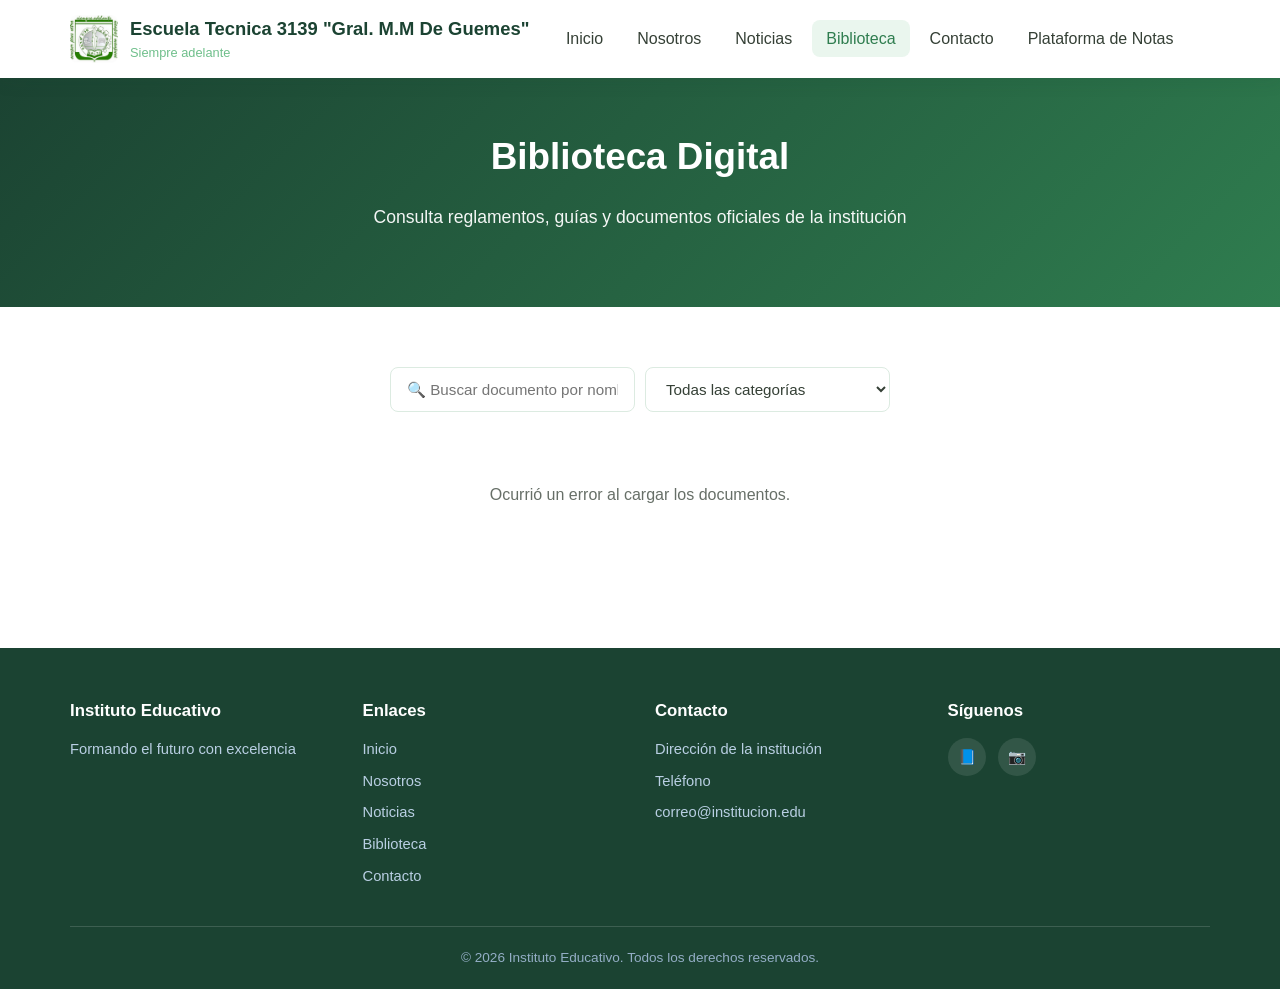
<file: biblioteca.html>
<!DOCTYPE html>
<html lang="es">
<head>
<meta charset="UTF-8">
<meta name="viewport" content="width=device-width, initial-scale=1.0">
<title>Biblioteca | Instituto Educativo</title>
<link rel="stylesheet" href="css/style.css">
<link rel="icon" href="img/logotec.jpeg" type="image/svg+xml">
</head>
<body>

<header class="encabezado">
    <nav class="barra-navegacion">
        <div class="marca">
            <img src="img/logotec.jpeg" alt="Logo institucional" data-config="logo">
            <div>
                <h1 data-config="nombre_institucion">Escuela Tecnica 3139 "Gral. M.M De Guemes"</h1>
                <span data-config="eslogan">Siempre adelante</span>
            </div>
        </div>

        <ul class="menu-principal" id="menu-principal">
            <li><a href="index.html">Inicio</a></li>
            <li><a href="nosotros.html">Nosotros</a></li>
            <li><a href="noticias.html">Noticias</a></li>
            <li><a href="biblioteca.html" class="activo">Biblioteca</a></li>
            <li><a href="contacto.html">Contacto</a></li>
            <li><a href="https://tecnica3139-salta.edu.ar/aulavirtual/login/index.php" data-config-href="plataforma_notas_url" target="_blank" rel="noopener">Plataforma de Notas</a></li>
        </ul>

        <div style="display:flex; align-items:center; gap:10px;">
            <button class="boton-menu-movil" id="boton-menu-movil" aria-label="Abrir menú">☰</button>
        </div>
    </nav>
</header>

<section class="banner" style="padding:50px 20px;">
    <div class="banner-contenido">
        <h2>Biblioteca Digital</h2>
        <p>Consulta reglamentos, guías y documentos oficiales de la institución</p>
    </div>
</section>

<section class="seccion">
    <div class="contenedor">
        <div class="barra-busqueda">
            <input type="text" id="campo-busqueda" placeholder="🔍 Buscar documento por nombre...">
            <select id="select-categoria">
                <option value="">Todas las categorías</option>
            </select>
        </div>

        <div class="rejilla-documentos" id="lista-documentos">
            <p class="cargando">Cargando documentos...</p>
        </div>
    </div>
</section>

<footer class="pie-pagina">
    <div class="contenedor">
        <div class="pie-rejilla">
            <div>
                <h4 data-config="nombre_institucion">Instituto Educativo</h4>
                <p data-config="eslogan">Formando el futuro con excelencia</p>
            </div>
            <div>
                <h4>Enlaces</h4>
                <a href="index.html">Inicio</a>
                <a href="nosotros.html">Nosotros</a>
                <a href="noticias.html">Noticias</a>
                <a href="biblioteca.html">Biblioteca</a>
                <a href="contacto.html">Contacto</a>
            </div>
            <div>
                <h4>Contacto</h4>
                <p data-config="direccion">Dirección de la institución</p>
                <p data-config="telefono">Teléfono</p>
                <p data-config="email">correo@institucion.edu</p>
            </div>
            <div>
                <h4>Síguenos</h4>
                <div class="redes-sociales">
                    <a href="#" data-config-href="facebook" target="_blank" rel="noopener" title="Facebook">📘</a>
                    <a href="#" data-config-href="instagram" target="_blank" rel="noopener" title="Instagram">📷</a>
                </div>
            </div>
        </div>
        <div class="pie-inferior">
            <p>&copy; <span id="anio-actual"></span> Instituto Educativo. Todos los derechos reservados.</p>
        </div>
    </div>
</footer>

<script src="js/main.js"></script>
<script src="js/biblioteca.js"></script>
<script>document.getElementById('anio-actual').textContent = new Date().getFullYear();</script>
</body>
</html>
</file>
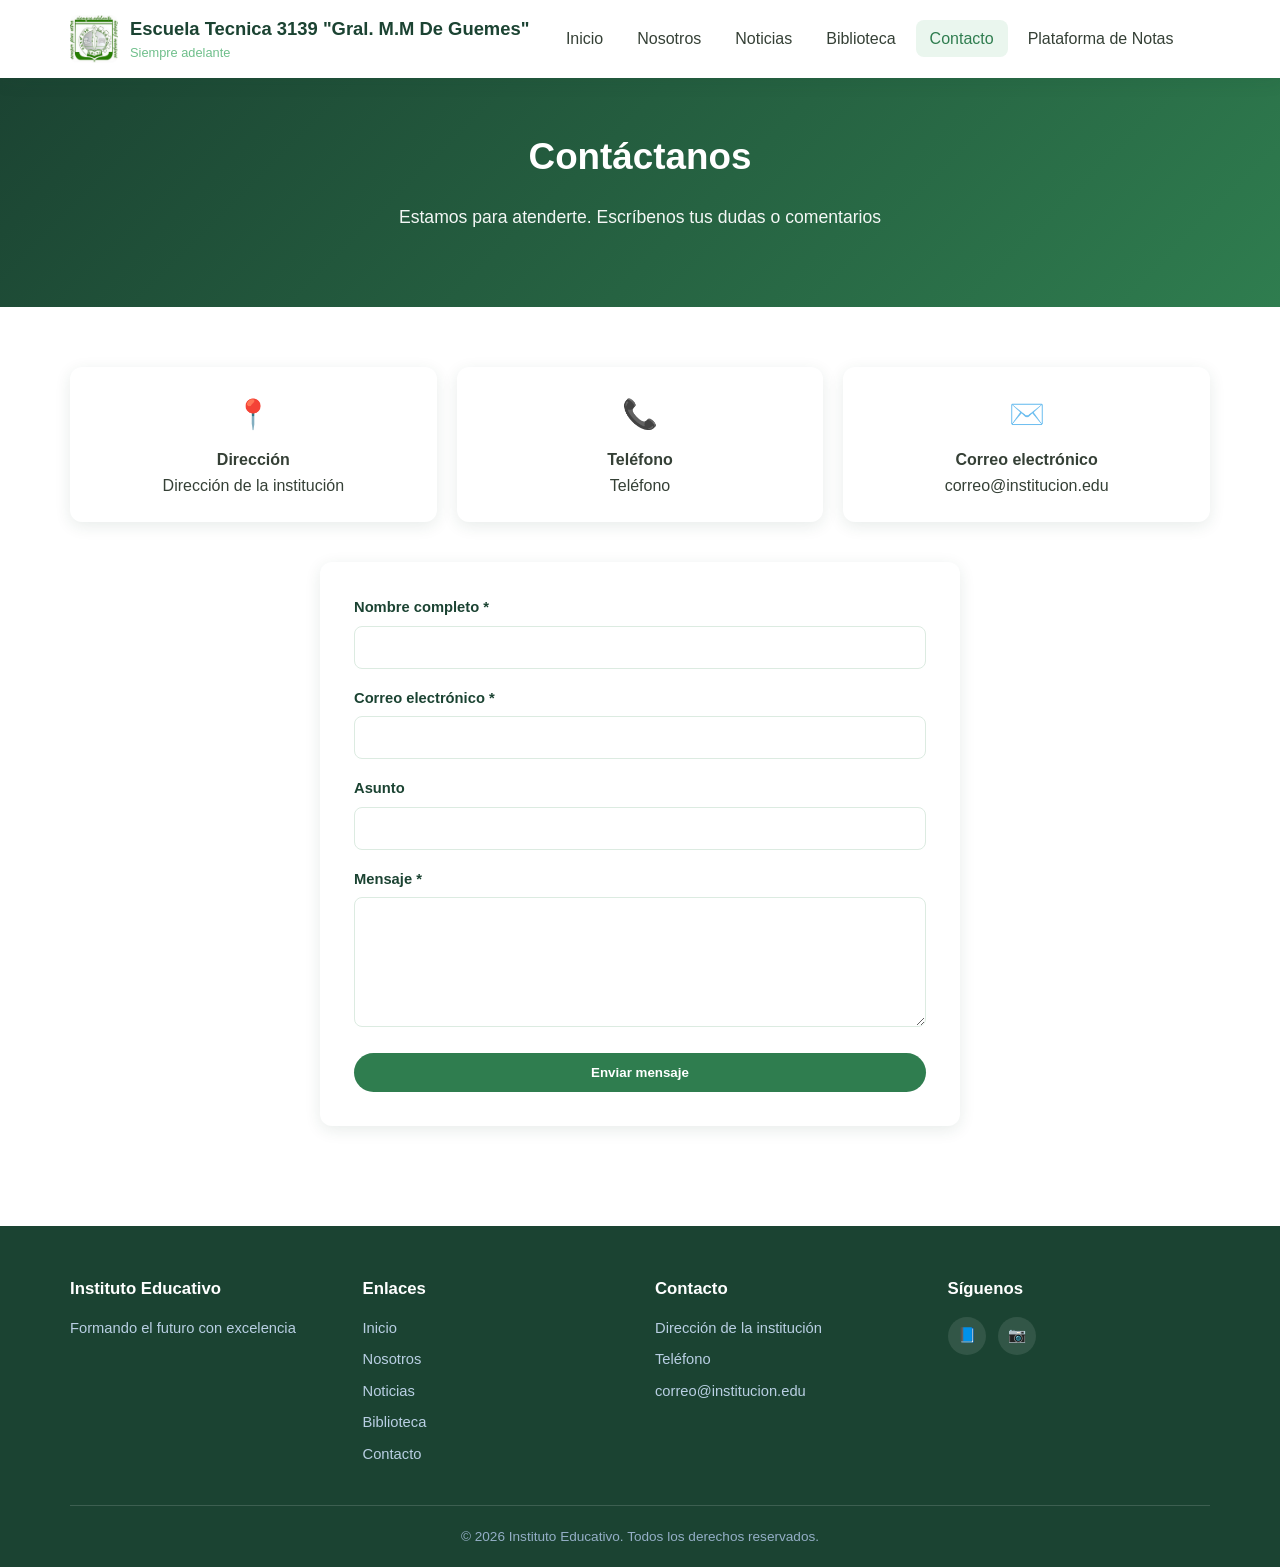
<file: contacto.html>
<!DOCTYPE html>
<html lang="es">
<head>
<meta charset="UTF-8">
<meta name="viewport" content="width=device-width, initial-scale=1.0">
<title>Contacto | Instituto Educativo</title>
<link rel="stylesheet" href="css/style.css">
<link rel="icon" href="img/logotec.jpeg" type="image/svg+xml">
</head>
<body>

<header class="encabezado">
    <nav class="barra-navegacion">
        <div class="marca">
            <img src="img/logotec.jpeg" alt="Logo institucional" data-config="logo">
            <div>
                <h1 data-config="nombre_institucion">Escuela Tecnica 3139 "Gral. M.M De Guemes"</h1>
                <span data-config="eslogan">Siempre adelante</span>
            </div>
        </div>

        <ul class="menu-principal" id="menu-principal">
            <li><a href="index.html">Inicio</a></li>
            <li><a href="nosotros.html">Nosotros</a></li>
            <li><a href="noticias.html">Noticias</a></li>
            <li><a href="biblioteca.html">Biblioteca</a></li>
            <li><a href="contacto.html" class="activo">Contacto</a></li>
            <li><a href="https://tecnica3139-salta.edu.ar/aulavirtual/login/index.php" data-config-href="plataforma_notas_url" target="_blank" rel="noopener">Plataforma de Notas</a></li>
        </ul>

        <div style="display:flex; align-items:center; gap:10px;">
            <button class="boton-menu-movil" id="boton-menu-movil" aria-label="Abrir menú">☰</button>
        </div>
    </nav>
</header>

<section class="banner" style="padding:50px 20px;">
    <div class="banner-contenido">
        <h2>Contáctanos</h2>
        <p>Estamos para atenderte. Escríbenos tus dudas o comentarios</p>
    </div>
</section>

<section class="seccion">
    <div class="contenedor">

        <div class="info-contacto-lista">
            <div class="tarjeta-contacto aparecer">
                <div class="icono-contacto">📍</div>
                <h4>Dirección</h4>
                <p data-config="direccion">Dirección de la institución</p>
            </div>
            <div class="tarjeta-contacto aparecer">
                <div class="icono-contacto">📞</div>
                <h4>Teléfono</h4>
                <p data-config="telefono">Teléfono</p>
            </div>
            <div class="tarjeta-contacto aparecer">
                <div class="icono-contacto">✉️</div>
                <h4>Correo electrónico</h4>
                <p data-config="email">correo@institucion.edu</p>
            </div>
        </div>

        <form class="formulario" id="formulario-contacto">
            <div id="mensaje-estado-contacto" class="mensaje-estado"></div>

            <div class="grupo-formulario">
                <label for="nombre">Nombre completo *</label>
                <input type="text" id="nombre" name="nombre" required maxlength="120">
            </div>

            <div class="grupo-formulario">
                <label for="correo">Correo electrónico *</label>
                <input type="email" id="correo" name="correo" required maxlength="150">
            </div>

            <div class="grupo-formulario">
                <label for="asunto">Asunto</label>
                <input type="text" id="asunto" name="asunto" maxlength="150">
            </div>

            <div class="grupo-formulario">
                <label for="mensaje">Mensaje *</label>
                <textarea id="mensaje" name="mensaje" required maxlength="3000"></textarea>
            </div>

            <button type="submit" class="boton boton-primario" id="boton-enviar-contacto" style="width:100%;">Enviar mensaje</button>
        </form>
    </div>
</section>

<footer class="pie-pagina">
    <div class="contenedor">
        <div class="pie-rejilla">
            <div>
                <h4 data-config="nombre_institucion">Instituto Educativo</h4>
                <p data-config="eslogan">Formando el futuro con excelencia</p>
            </div>
            <div>
                <h4>Enlaces</h4>
                <a href="index.html">Inicio</a>
                <a href="nosotros.html">Nosotros</a>
                <a href="noticias.html">Noticias</a>
                <a href="biblioteca.html">Biblioteca</a>
                <a href="contacto.html">Contacto</a>
            </div>
            <div>
                <h4>Contacto</h4>
                <p data-config="direccion">Dirección de la institución</p>
                <p data-config="telefono">Teléfono</p>
                <p data-config="email">correo@institucion.edu</p>
            </div>
            <div>
                <h4>Síguenos</h4>
                <div class="redes-sociales">
                    <a href="#" data-config-href="facebook" target="_blank" rel="noopener" title="Facebook">📘</a>
                    <a href="#" data-config-href="instagram" target="_blank" rel="noopener" title="Instagram">📷</a>
                </div>
            </div>
        </div>
        <div class="pie-inferior">
            <p>&copy; <span id="anio-actual"></span> Instituto Educativo. Todos los derechos reservados.</p>
        </div>
    </div>
</footer>

<script src="js/main.js"></script>
<script src="js/contacto.js"></script>
<script>document.getElementById('anio-actual').textContent = new Date().getFullYear();</script>
</body>
</html>
</file>
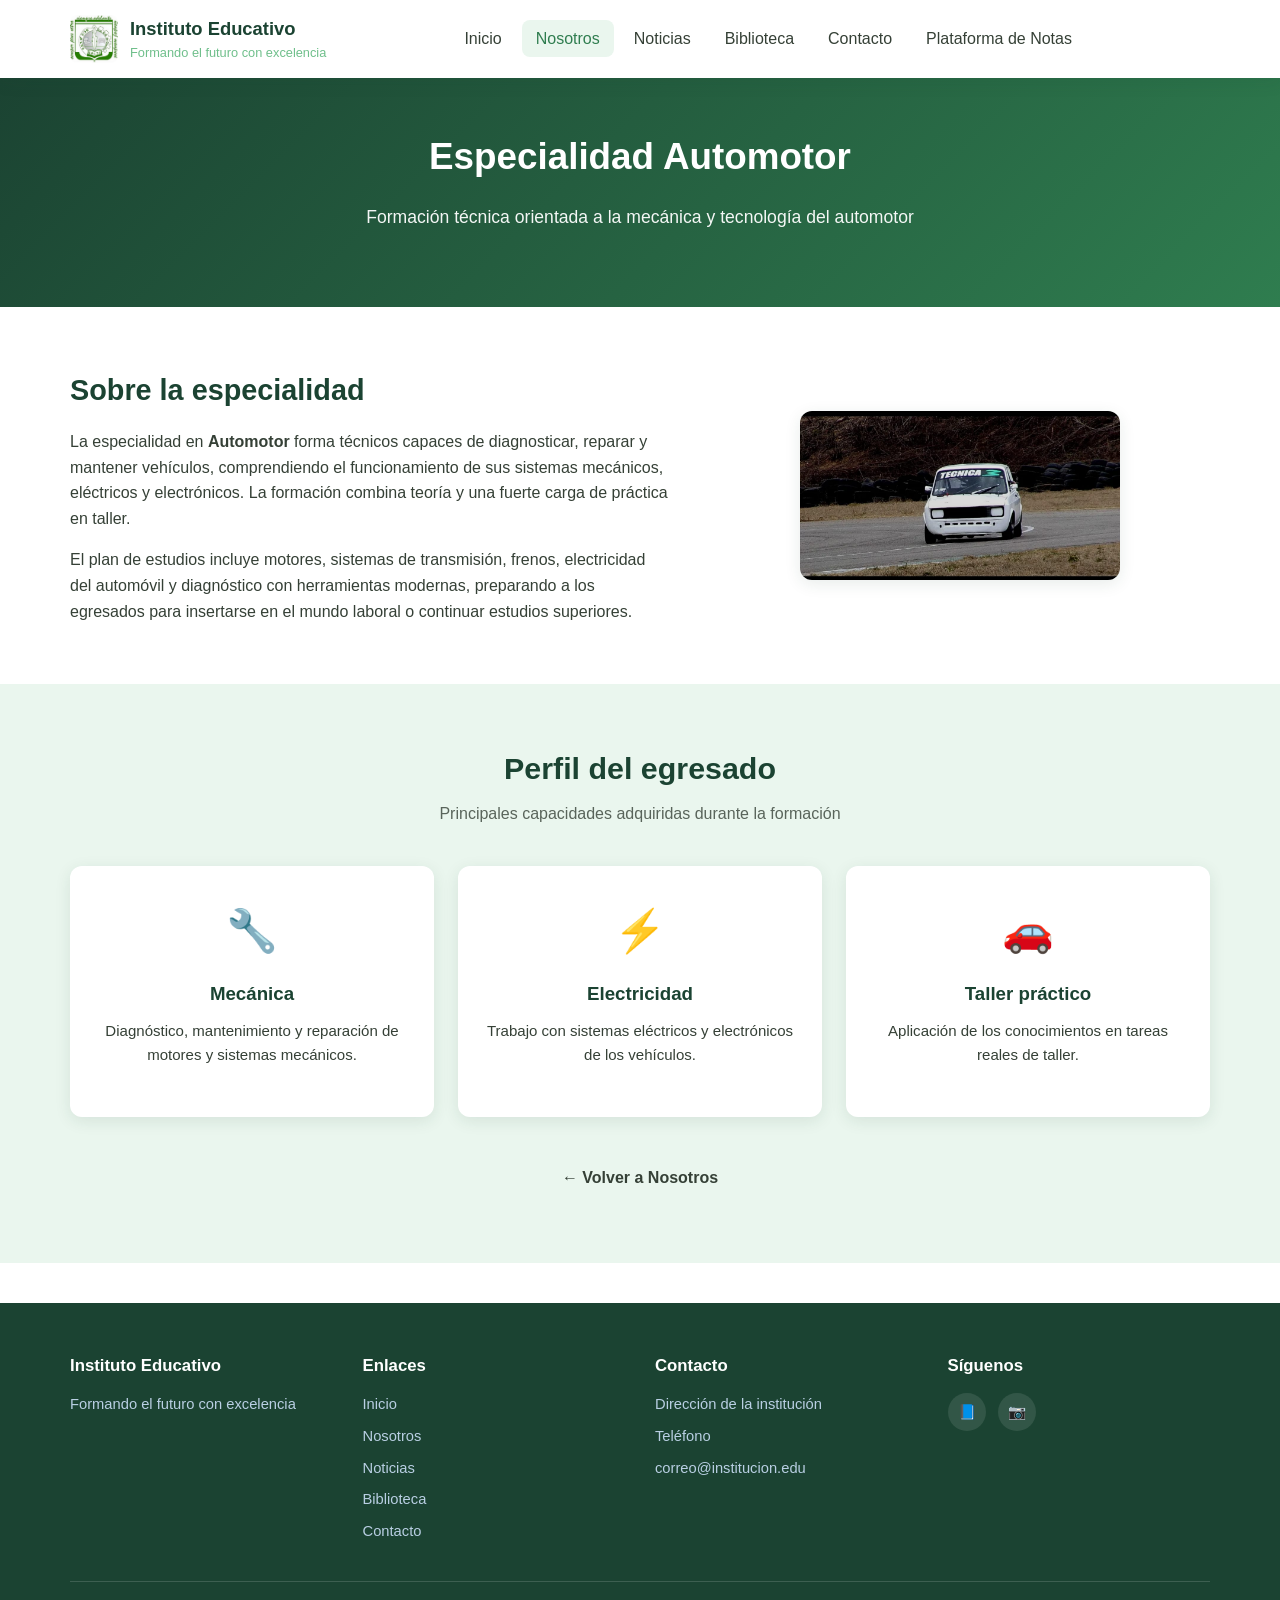
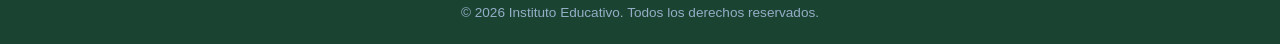
<file: especialidad-automotor.html>
<!DOCTYPE html>
<html lang="es">
<head>
<meta charset="UTF-8">
<meta name="viewport" content="width=device-width, initial-scale=1.0">
<title>Especialidad Automotor | Instituto Educativo</title>
<meta name="description" content="Conoce la especialidad técnica en Automotor: plan de estudios, salida laboral y perfil del egresado.">
<link rel="stylesheet" href="css/style.css">
<link rel="icon" href="img/logotec.jpeg" type="image/svg+xml">
</head>
<body>

<!-- ===================== ENCABEZADO ===================== -->
<header class="encabezado">
    <nav class="barra-navegacion">
        <div class="marca">
            <img src="img/logotec.jpeg" alt="Logo institucional" data-config="logo">
            <div>
                <h1 data-config="nombre_institucion">Instituto Educativo</h1>
                <span data-config="eslogan">Formando el futuro con excelencia</span>
            </div>
        </div>

        <ul class="menu-principal" id="menu-principal">
            <li><a href="index.html">Inicio</a></li>
            <li><a href="nosotros.html" class="activo">Nosotros</a></li>
            <li><a href="noticias.html">Noticias</a></li>
            <li><a href="biblioteca.html">Biblioteca</a></li>
            <li><a href="contacto.html">Contacto</a></li>
            <li><a href="https://tecnica3139-salta.edu.ar/aulavirtual/login/index.php" data-config-href="plataforma_notas_url" target="_blank" rel="noopener">Plataforma de Notas</a></li>
        </ul>

        <div style="display:flex; align-items:center; gap:10px;">
            <button class="boton-menu-movil" id="boton-menu-movil" aria-label="Abrir menú">☰</button>
        </div>
    </nav>
</header>

<!-- ===================== BANNER ===================== -->
<section class="banner" style="padding:50px 20px;">
    <div class="banner-contenido">
        <h2>Especialidad Automotor</h2>
        <p>Formación técnica orientada a la mecánica y tecnología del automotor</p>
    </div>
</section>

<!-- ===================== CONTENIDO ===================== -->
<section class="seccion">
    <div class="contenedor">
        <div class="info-institucional">
            <div class="aparecer">
                <h2>Sobre la especialidad</h2>
                <p>
                    La especialidad en <strong>Automotor</strong> forma técnicos capaces de diagnosticar,
                    reparar y mantener vehículos, comprendiendo el funcionamiento de sus sistemas
                    mecánicos, eléctricos y electrónicos. La formación combina teoría y una fuerte
                    carga de práctica en taller.
                </p>
                <p style="margin-top:16px;">
                    El plan de estudios incluye motores, sistemas de transmisión, frenos,
                    electricidad del automóvil y diagnóstico con herramientas modernas, preparando
                    a los egresados para insertarse en el mundo laboral o continuar estudios
                    superiores.
                </p>
            </div>
            <img src="img/automotor2.jpeg" alt="Especialidad Automotor" style="max-width:320px; margin:0 auto; border-radius:12px;">
        </div>
    </div>
</section>

<section class="seccion seccion-alterna">
    <div class="contenedor">
        <div class="seccion-titulo">
            <h2>Perfil del egresado</h2>
            <p>Principales capacidades adquiridas durante la formación</p>
        </div>
        <div class="rejilla-accesos">
            <div class="tarjeta-acceso aparecer">
                <div class="icono-acceso">🔧</div>
                <h3>Mecánica</h3>
                <p>Diagnóstico, mantenimiento y reparación de motores y sistemas mecánicos.</p>
            </div>
            <div class="tarjeta-acceso aparecer">
                <div class="icono-acceso">⚡</div>
                <h3>Electricidad</h3>
                <p>Trabajo con sistemas eléctricos y electrónicos de los vehículos.</p>
            </div>
            <div class="tarjeta-acceso aparecer">
                <div class="icono-acceso">🚗</div>
                <h3>Taller práctico</h3>
                <p>Aplicación de los conocimientos en tareas reales de taller.</p>
            </div>
        </div>
        <div style="text-align:center; margin-top:36px;">
            <a href="nosotros.html" class="boton">← Volver a Nosotros</a>
        </div>
    </div>
</section>

<!-- ===================== PIE DE PÁGINA ===================== -->
<footer class="pie-pagina">
    <div class="contenedor">
        <div class="pie-rejilla">
            <div>
                <h4 data-config="nombre_institucion">Instituto Educativo</h4>
                <p data-config="eslogan">Formando el futuro con excelencia</p>
            </div>
            <div>
                <h4>Enlaces</h4>
                <a href="index.html">Inicio</a>
                <a href="nosotros.html">Nosotros</a>
                <a href="noticias.html">Noticias</a>
                <a href="biblioteca.html">Biblioteca</a>
                <a href="contacto.html">Contacto</a>
            </div>
            <div>
                <h4>Contacto</h4>
                <p data-config="direccion">Dirección de la institución</p>
                <p data-config="telefono">Teléfono</p>
                <p data-config="email">correo@institucion.edu</p>
            </div>
            <div>
                <h4>Síguenos</h4>
                <div class="redes-sociales">
                    <a href="#" data-config-href="facebook" target="_blank" rel="noopener" title="Facebook">📘</a>
                    <a href="#" data-config-href="instagram" target="_blank" rel="noopener" title="Instagram">📷</a>
                </div>
            </div>
        </div>
        <div class="pie-inferior">
            <p>&copy; <span id="anio-actual"></span> Instituto Educativo. Todos los derechos reservados.</p>
        </div>
    </div>
</footer>

<script src="js/main.js"></script>
<script>
    document.getElementById('anio-actual').textContent = new Date().getFullYear();
</script>
</body>
</html>
</file>
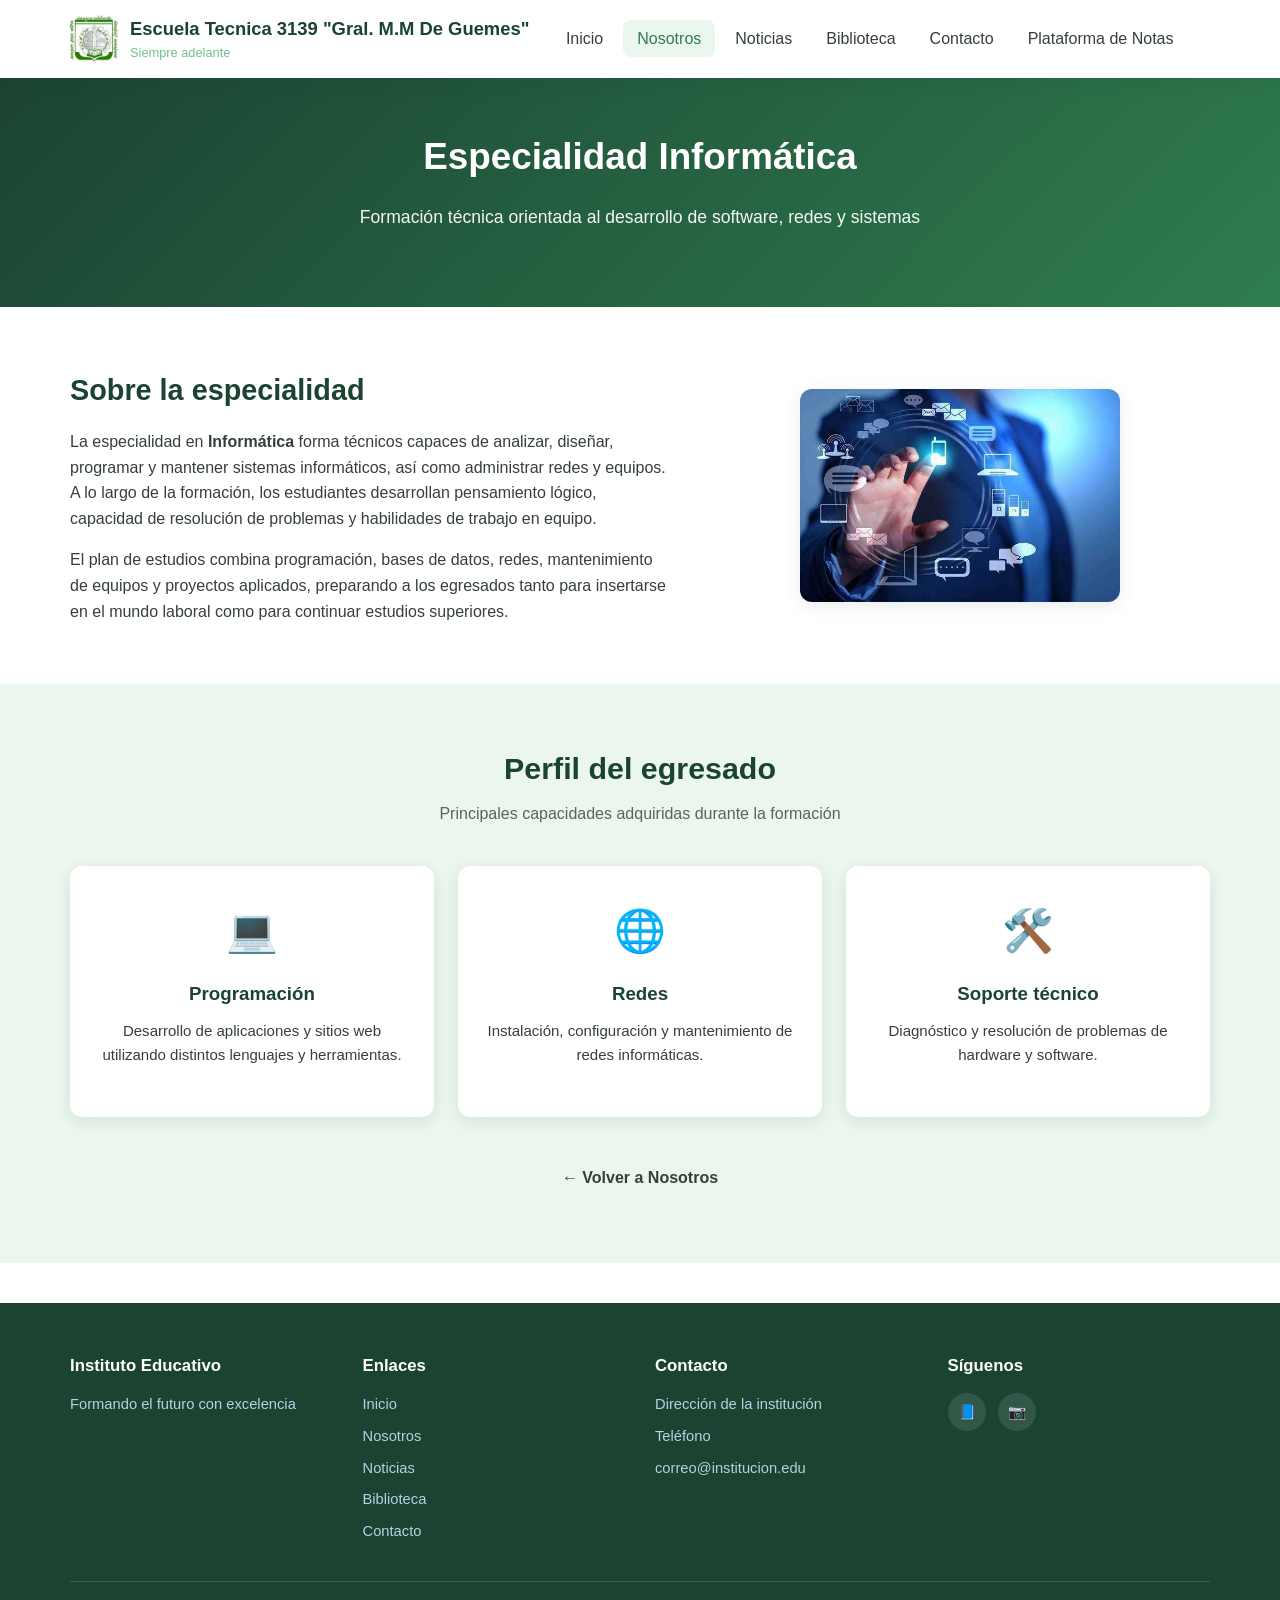
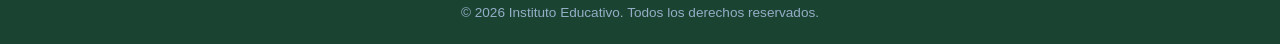
<file: especialidad-informatica.html>
<!DOCTYPE html>
<html lang="es">
<head>
<meta charset="UTF-8">
<meta name="viewport" content="width=device-width, initial-scale=1.0">
<title>Especialidad Informática | Instituto Educativo</title>
<meta name="description" content="Conoce la especialidad técnica en Informática: plan de estudios, salida laboral y perfil del egresado.">
<link rel="stylesheet" href="css/style.css">
<link rel="icon" href="img/logotec.jpeg" type="image/svg+xml">
</head>
<body>

<!-- ===================== ENCABEZADO ===================== -->
<header class="encabezado">
    <nav class="barra-navegacion">
        <div class="marca">
            <img src="img/logotec.jpeg" alt="Logo institucional" data-config="logo">
            <div>
                <h1 data-config="nombre_institucion">Escuela Tecnica 3139 "Gral. M.M De Guemes"</h1>
                <span data-config="eslogan">Siempre adelante</span>
            </div>
        </div>

        <ul class="menu-principal" id="menu-principal">
            <li><a href="index.html">Inicio</a></li>
            <li><a href="nosotros.html" class="activo">Nosotros</a></li>
            <li><a href="noticias.html">Noticias</a></li>
            <li><a href="biblioteca.html">Biblioteca</a></li>
            <li><a href="contacto.html">Contacto</a></li>
            <li><a href="https://tecnica3139-salta.edu.ar/aulavirtual/login/index.php" data-config-href="plataforma_notas_url" target="_blank" rel="noopener">Plataforma de Notas</a></li>
        </ul>

        <div style="display:flex; align-items:center; gap:10px;">
            <button class="boton-menu-movil" id="boton-menu-movil" aria-label="Abrir menú">☰</button>
        </div>
    </nav>
</header>

<!-- ===================== BANNER ===================== -->
<section class="banner" style="padding:50px 20px;">
    <div class="banner-contenido">
        <h2>Especialidad Informática</h2>
        <p>Formación técnica orientada al desarrollo de software, redes y sistemas</p>
    </div>
</section>

<!-- ===================== CONTENIDO ===================== -->
<section class="seccion">
    <div class="contenedor">
        <div class="info-institucional">
            <div class="aparecer">
                <h2>Sobre la especialidad</h2>
                <p>
                    La especialidad en <strong>Informática</strong> forma técnicos capaces de analizar,
                    diseñar, programar y mantener sistemas informáticos, así como administrar redes
                    y equipos. A lo largo de la formación, los estudiantes desarrollan pensamiento
                    lógico, capacidad de resolución de problemas y habilidades de trabajo en equipo.
                </p>
                <p style="margin-top:16px;">
                    El plan de estudios combina programación, bases de datos, redes, mantenimiento
                    de equipos y proyectos aplicados, preparando a los egresados tanto para
                    insertarse en el mundo laboral como para continuar estudios superiores.
                </p>
            </div>
            <img src="img/informatica2.jpg" alt="Especialidad Informática" style="max-width:320px; margin:0 auto; border-radius:12px;">
        </div>
    </div>
</section>

<section class="seccion seccion-alterna">
    <div class="contenedor">
        <div class="seccion-titulo">
            <h2>Perfil del egresado</h2>
            <p>Principales capacidades adquiridas durante la formación</p>
        </div>
        <div class="rejilla-accesos">
            <div class="tarjeta-acceso aparecer">
                <div class="icono-acceso">💻</div>
                <h3>Programación</h3>
                <p>Desarrollo de aplicaciones y sitios web utilizando distintos lenguajes y herramientas.</p>
            </div>
            <div class="tarjeta-acceso aparecer">
                <div class="icono-acceso">🌐</div>
                <h3>Redes</h3>
                <p>Instalación, configuración y mantenimiento de redes informáticas.</p>
            </div>
            <div class="tarjeta-acceso aparecer">
                <div class="icono-acceso">🛠️</div>
                <h3>Soporte técnico</h3>
                <p>Diagnóstico y resolución de problemas de hardware y software.</p>
            </div>
        </div>
        <div style="text-align:center; margin-top:36px;">
            <a href="nosotros.html" class="boton">← Volver a Nosotros</a>
        </div>
    </div>
</section>

<!-- ===================== PIE DE PÁGINA ===================== -->
<footer class="pie-pagina">
    <div class="contenedor">
        <div class="pie-rejilla">
            <div>
                <h4 data-config="nombre_institucion">Instituto Educativo</h4>
                <p data-config="eslogan">Formando el futuro con excelencia</p>
            </div>
            <div>
                <h4>Enlaces</h4>
                <a href="index.html">Inicio</a>
                <a href="nosotros.html">Nosotros</a>
                <a href="noticias.html">Noticias</a>
                <a href="biblioteca.html">Biblioteca</a>
                <a href="contacto.html">Contacto</a>
            </div>
            <div>
                <h4>Contacto</h4>
                <p data-config="direccion">Dirección de la institución</p>
                <p data-config="telefono">Teléfono</p>
                <p data-config="email">correo@institucion.edu</p>
            </div>
            <div>
                <h4>Síguenos</h4>
                <div class="redes-sociales">
                    <a href="#" data-config-href="facebook" target="_blank" rel="noopener" title="Facebook">📘</a>
                    <a href="#" data-config-href="instagram" target="_blank" rel="noopener" title="Instagram">📷</a>
                </div>
            </div>
        </div>
        <div class="pie-inferior">
            <p>&copy; <span id="anio-actual"></span> Instituto Educativo. Todos los derechos reservados.</p>
        </div>
    </div>
</footer>

<script src="js/main.js"></script>
<script>
    document.getElementById('anio-actual').textContent = new Date().getFullYear();
</script>
</body>
</html>
</file>
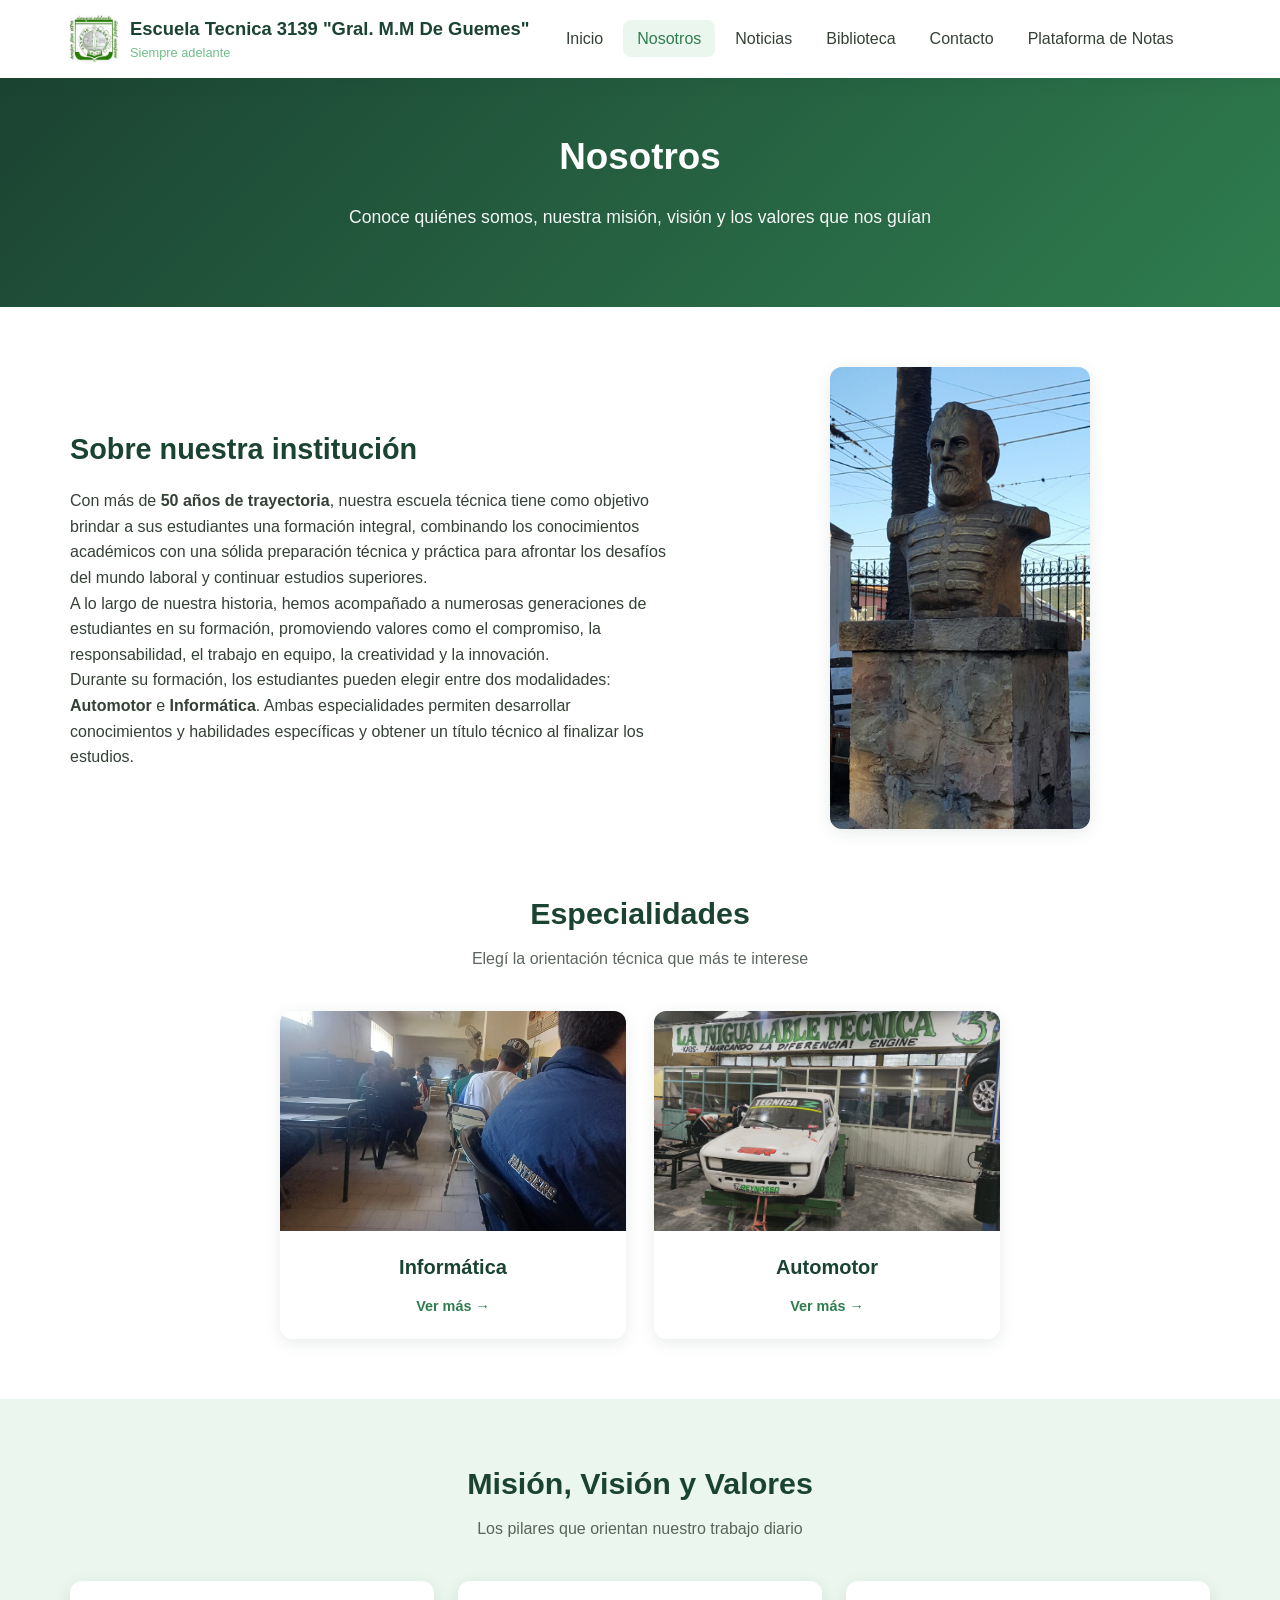
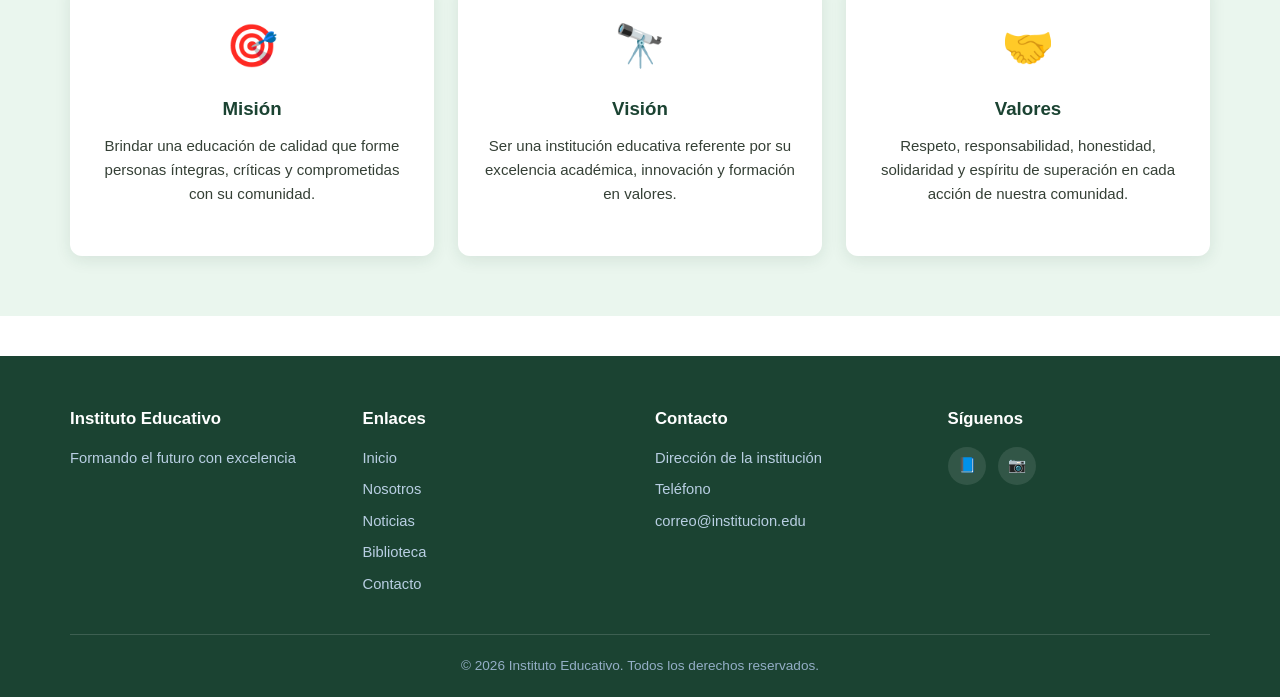
<file: nosotros.html>
<!DOCTYPE html>
<html lang="es">
<head>
<meta charset="UTF-8">
<meta name="viewport" content="width=device-width, initial-scale=1.0">
<title>Nosotros | Instituto Educativo</title>
<meta name="description" content="Conoce nuestra institución: quiénes somos, nuestra misión, visión y valores.">
<link rel="stylesheet" href="css/style.css">
<link rel="icon" href="img/logotec.jpeg" type="image/svg+xml">
</head>
<body>

<!-- ===================== ENCABEZADO ===================== -->
<header class="encabezado">
    <nav class="barra-navegacion">
        <div class="marca">
            <img src="img/logotec.jpeg" alt="Logo institucional" data-config="logo">
            <div>
                <h1 data-config="nombre_institucion">Escuela Tecnica 3139 "Gral. M.M De Guemes"</h1>
                <span data-config="eslogan">Siempre adelante</span>
            </div>
        </div>

        <ul class="menu-principal" id="menu-principal">
            <li><a href="index.html">Inicio</a></li>
            <li><a href="nosotros.html" class="activo">Nosotros</a></li>
            <li><a href="noticias.html">Noticias</a></li>
            <li><a href="biblioteca.html">Biblioteca</a></li>
            <li><a href="contacto.html">Contacto</a></li>
            <li><a href="https://tecnica3139-salta.edu.ar/aulavirtual/login/index.php" data-config-href="plataforma_notas_url" target="_blank" rel="noopener">Plataforma de Notas</a></li>
        </ul>

        <div style="display:flex; align-items:center; gap:10px;">
            <button class="boton-menu-movil" id="boton-menu-movil" aria-label="Abrir menú">☰</button>
        </div>
    </nav>
</header>

<!-- ===================== BANNER ===================== -->
<section class="banner" style="padding:50px 20px;">
    <div class="banner-contenido">
        <h2>Nosotros</h2>
        <p>Conoce quiénes somos, nuestra misión, visión y los valores que nos guían</p>
    </div>
</section>

<!-- ===================== SOBRE NUESTRA INSTITUCIÓN ===================== -->
<section class="seccion">
    <div class="contenedor">
        <div class="info-institucional">
            <div class="aparecer">
                <h2>Sobre nuestra institución</h2>
                <p data-config="informacion_institucional">
                     <p>
        Con más de <strong>50 años de trayectoria</strong>, nuestra escuela técnica
        tiene como objetivo brindar a sus estudiantes una formación integral,
        combinando los conocimientos académicos con una sólida preparación técnica
        y práctica para afrontar los desafíos del mundo laboral y continuar estudios superiores.
    </p>

    <p>
        A lo largo de nuestra historia, hemos acompañado a numerosas generaciones
        de estudiantes en su formación, promoviendo valores como el compromiso,
        la responsabilidad, el trabajo en equipo, la creatividad y la innovación.
    </p>

    <p>
        Durante su formación, los estudiantes pueden elegir entre dos modalidades:
        <strong>Automotor</strong> e <strong>Informática</strong>. Ambas especialidades
        permiten desarrollar conocimientos y habilidades específicas y obtener un
        título técnico al finalizar los estudios.
    </p>
                </p>
            </div>
            <img src="img/estatua.jpeg" alt="Institución" data-config="logo" style="max-width:260px; margin:0 auto;">
        </div>

        <div class="seccion-titulo" style="margin-top:60px;">
            <h2>Especialidades</h2>
            <p>Elegí la orientación técnica que más te interese</p>
        </div>
        <div class="rejilla-especialidades">
            <a href="especialidad-informatica.html" class="tarjeta-especialidad aparecer">
                <img src="img/informatica1.jpeg" alt="Especialidad Informática">
                <div class="contenido-especialidad">
                    <h3>Informática</h3>
                    <span class="ver-mas-especialidad">Ver más →</span>
                </div>
            </a>
            <a href="especialidad-automotor.html" class="tarjeta-especialidad aparecer">
                <img src="img/automotor1.jpeg" alt="Especialidad Automotor">
                <div class="contenido-especialidad">
                    <h3>Automotor</h3>
                    <span class="ver-mas-especialidad">Ver más →</span>
                </div>
            </a>
        </div>
    </div>
</section>

<!-- ===================== MISIÓN, VISIÓN Y VALORES ===================== -->
<section class="seccion seccion-alterna">
    <div class="contenedor">
        <div class="seccion-titulo">
            <h2>Misión, Visión y Valores</h2>
            <p>Los pilares que orientan nuestro trabajo diario</p>
        </div>
        <div class="rejilla-accesos">
            <div class="tarjeta-acceso aparecer">
                <div class="icono-acceso">🎯</div>
                <h3>Misión</h3>
                <p>Brindar una educación de calidad que forme personas íntegras, críticas y comprometidas con su comunidad.</p>
            </div>
            <div class="tarjeta-acceso aparecer">
                <div class="icono-acceso">🔭</div>
                <h3>Visión</h3>
                <p>Ser una institución educativa referente por su excelencia académica, innovación y formación en valores.</p>
            </div>
            <div class="tarjeta-acceso aparecer">
                <div class="icono-acceso">🤝</div>
                <h3>Valores</h3>
                <p>Respeto, responsabilidad, honestidad, solidaridad y espíritu de superación en cada acción de nuestra comunidad.</p>
            </div>
        </div>
    </div>
</section>

<!-- ===================== PIE DE PÁGINA ===================== -->
<footer class="pie-pagina">
    <div class="contenedor">
        <div class="pie-rejilla">
            <div>
                <h4 data-config="nombre_institucion">Instituto Educativo</h4>
                <p data-config="eslogan">Formando el futuro con excelencia</p>
            </div>
            <div>
                <h4>Enlaces</h4>
                <a href="index.html">Inicio</a>
                <a href="nosotros.html">Nosotros</a>
                <a href="noticias.html">Noticias</a>
                <a href="biblioteca.html">Biblioteca</a>
                <a href="contacto.html">Contacto</a>
            </div>
            <div>
                <h4>Contacto</h4>
                <p data-config="direccion">Dirección de la institución</p>
                <p data-config="telefono">Teléfono</p>
                <p data-config="email">correo@institucion.edu</p>
            </div>
            <div>
                <h4>Síguenos</h4>
                <div class="redes-sociales">
                    <a href="#" data-config-href="facebook" target="_blank" rel="noopener" title="Facebook">📘</a>
                    <a href="#" data-config-href="instagram" target="_blank" rel="noopener" title="Instagram">📷</a>
                </div>
            </div>
        </div>
        <div class="pie-inferior">
            <p>&copy; <span id="anio-actual"></span> Instituto Educativo. Todos los derechos reservados.</p>
        </div>
    </div>
</footer>

<script src="js/main.js"></script>
<script>
    document.getElementById('anio-actual').textContent = new Date().getFullYear();
</script>
</body>
</html>
</file>
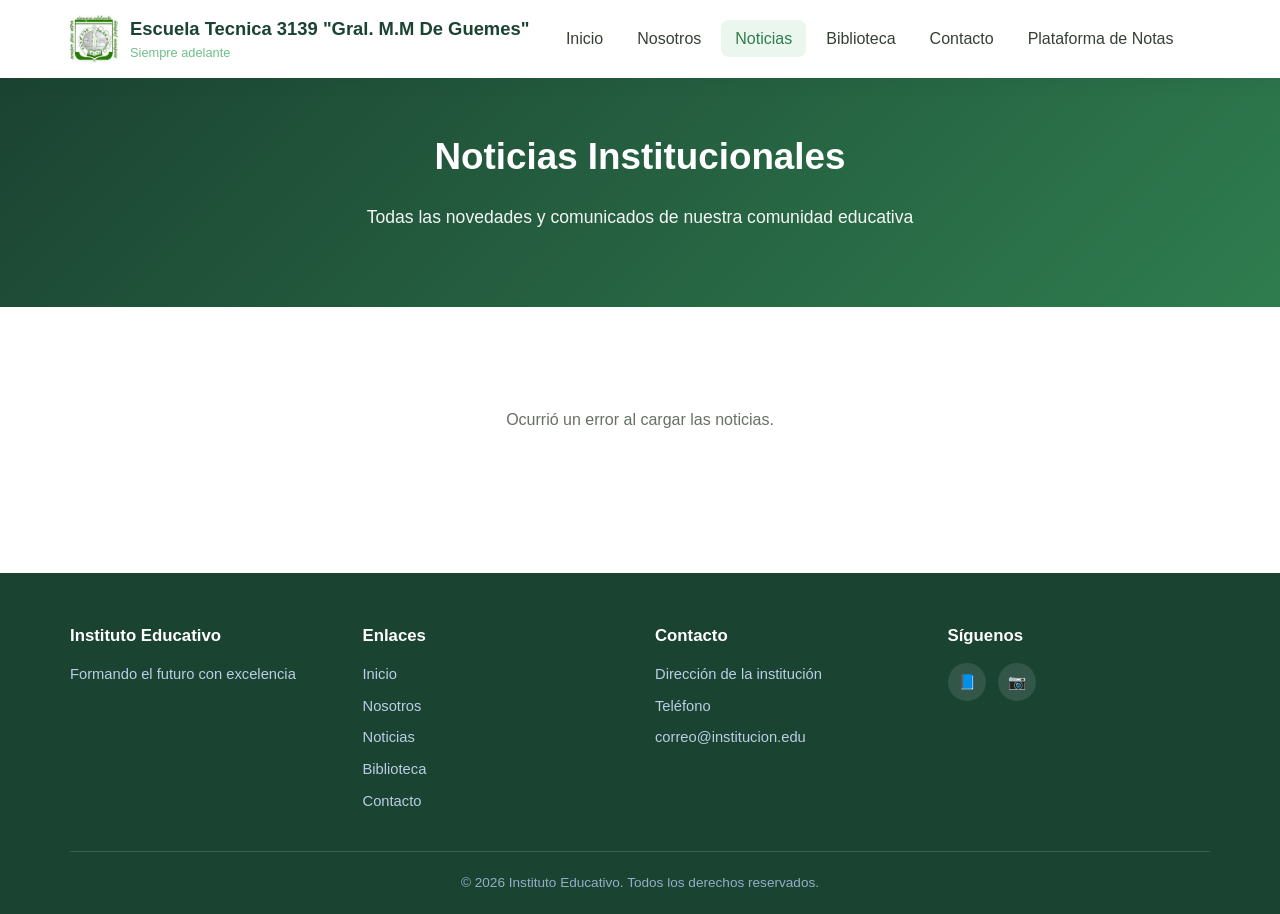
<file: noticias.html>
<!DOCTYPE html>
<html lang="es">
<head>
<meta charset="UTF-8">
<meta name="viewport" content="width=device-width, initial-scale=1.0">
<title>Noticias | Instituto Educativo</title>
<link rel="stylesheet" href="css/style.css">
<link rel="icon" href="img/logotec.jpeg" type="image/svg+xml">
</head>
<body>

<header class="encabezado">
    <nav class="barra-navegacion">
        <div class="marca">
            <img src="img/logotec.jpeg" alt="Logo institucional" data-config="logo">
            <div>
                <h1 data-config="nombre_institucion">Escuela Tecnica 3139 "Gral. M.M De Guemes"</h1>
                <span data-config="eslogan">Siempre adelante</span>
            </div>
        </div>

        <ul class="menu-principal" id="menu-principal">
            <li><a href="index.html">Inicio</a></li>
            <li><a href="nosotros.html">Nosotros</a></li>
            <li><a href="noticias.html" class="activo">Noticias</a></li>
            <li><a href="biblioteca.html">Biblioteca</a></li>
            <li><a href="contacto.html">Contacto</a></li>
            <li><a href="#" data-config-href="plataforma_notas_url" target="_blank" rel="noopener">Plataforma de Notas</a></li>
        </ul>

        <div style="display:flex; align-items:center; gap:10px;">
            <button class="boton-menu-movil" id="boton-menu-movil" aria-label="Abrir menú">☰</button>
        </div>
    </nav>
</header>

<section class="banner" style="padding:50px 20px;">
    <div class="banner-contenido">
        <h2>Noticias Institucionales</h2>
        <p>Todas las novedades y comunicados de nuestra comunidad educativa</p>
    </div>
</section>

<section class="seccion">
    <div class="contenedor">
        <div class="rejilla-noticias" id="contenedor-todas-noticias">
            <p class="cargando">Cargando noticias...</p>
        </div>
    </div>
</section>

<footer class="pie-pagina">
    <div class="contenedor">
        <div class="pie-rejilla">
            <div>
                <h4 data-config="nombre_institucion">Instituto Educativo</h4>
                <p data-config="eslogan">Formando el futuro con excelencia</p>
            </div>
            <div>
                <h4>Enlaces</h4>
                <a href="index.html">Inicio</a>
                <a href="nosotros.html">Nosotros</a>
                <a href="noticias.html">Noticias</a>
                <a href="biblioteca.html">Biblioteca</a>
                <a href="contacto.html">Contacto</a>
            </div>
            <div>
                <h4>Contacto</h4>
                <p data-config="direccion">Dirección de la institución</p>
                <p data-config="telefono">Teléfono</p>
                <p data-config="email">correo@institucion.edu</p>
            </div>
            <div>
                <h4>Síguenos</h4>
                <div class="redes-sociales">
                    <a href="#" data-config-href="facebook" target="_blank" rel="noopener" title="Facebook">📘</a>
                    <a href="#" data-config-href="instagram" target="_blank" rel="noopener" title="Instagram">📷</a>
                </div>
            </div>
        </div>
        <div class="pie-inferior">
            <p>&copy; <span id="anio-actual"></span> Instituto Educativo. Todos los derechos reservados.</p>
        </div>
    </div>
</footer>

<script src="js/main.js"></script>
<script src="js/noticias.js"></script>
<script>
    document.getElementById('anio-actual').textContent = new Date().getFullYear();
    document.addEventListener('DOMContentLoaded', () => {
        cargarNoticias('contenedor-todas-noticias', null);
    });
</script>
</body>
</html>
</file>
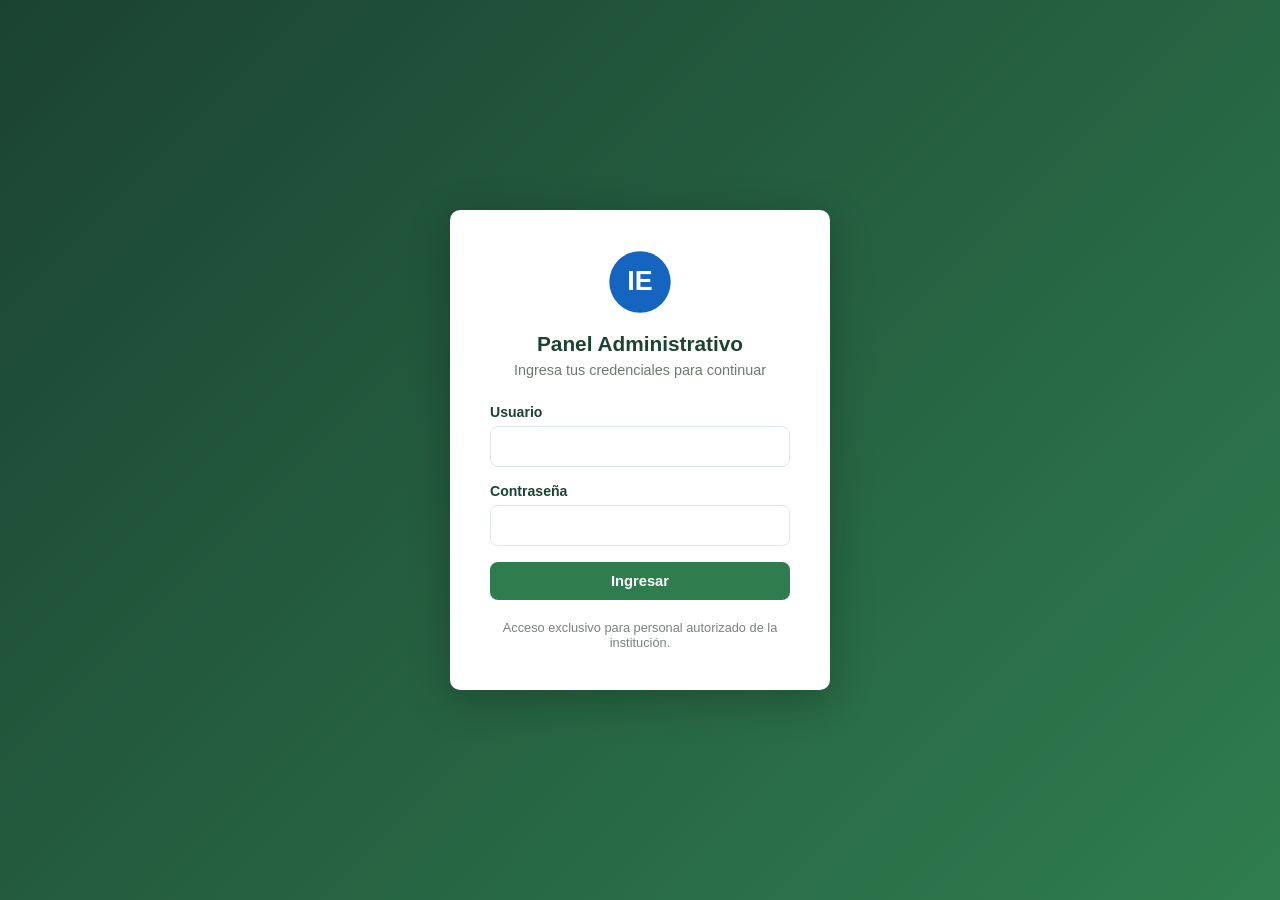
<file: admin/biblioteca.html>
<!DOCTYPE html>
<html lang="es">
<head>
<meta charset="UTF-8">
<meta name="viewport" content="width=device-width, initial-scale=1.0">
<title>Biblioteca | Administración</title>
<link rel="stylesheet" href="css/admin.css">
<link rel="icon" href="../img/logo.svg" type="image/svg+xml">
</head>
<body>

<div class="panel-app">

    <aside class="barra-lateral" id="barra-lateral">
        <div class="marca-panel">
            <img src="../img/logo.svg" alt="Logo">
            <span>Panel Admin</span>
        </div>
        <nav>
            <a href="panel.html">🏠 Dashboard</a>
            <a href="noticias.html">📰 Noticias</a>
            <a href="biblioteca.html" class="activo">📚 Biblioteca</a>
            <a href="configuracion.html">⚙️ Configuración</a>
            <a href="../index.html" target="_blank">🌐 Ver sitio público</a>
        </nav>
    </aside>

    <div class="contenido-principal">
        <header class="barra-superior">
            <div style="display:flex; align-items:center; gap:14px;">
                <button class="boton-menu-panel" id="boton-menu-panel">☰</button>
                <h2>Gestión de Biblioteca</h2>
            </div>
            <div class="usuario-sesion">
                <span>👤 <strong id="nombre-admin-sesion">Administrador</strong></span>
                <button class="boton boton-secundario" id="boton-cerrar-sesion">Cerrar sesión</button>
            </div>
        </header>

        <main class="contenido-panel">

            <div class="tarjeta-panel">
                <h3 id="titulo-formulario-doc">Agregar documento</h3>
                <div id="mensaje-estado-doc" class="mensaje-estado"></div>

                <form id="formulario-documento">
                    <div class="fila-formulario">
                        <div class="grupo-formulario">
                            <label for="doc-titulo">Título *</label>
                            <input type="text" id="doc-titulo" required maxlength="150">
                        </div>
                        <div class="grupo-formulario">
                            <label for="doc-categoria">Categoría *</label>
                            <input type="text" id="doc-categoria" required maxlength="60" placeholder="Ej. Reglamentos, Guías, Circulares">
                        </div>
                    </div>

                    <div class="grupo-formulario">
                        <label for="doc-descripcion">Descripción</label>
                        <textarea id="doc-descripcion" maxlength="500" style="min-height:80px;"></textarea>
                    </div>

                    <div class="grupo-formulario">
                        <label for="doc-fecha">Fecha de publicación *</label>
                        <input type="date" id="doc-fecha" required>
                    </div>

                    <div class="grupo-formulario">
                        <label>Archivo PDF *</label>
                        <div class="zona-subida" id="zona-subida-pdf">
                            <div>📄 Haz clic para seleccionar un archivo PDF (máx. 20 MB)</div>
                            <div class="nombre-archivo" id="nombre-archivo-pdf">Ningún archivo seleccionado</div>
                            <input type="file" id="input-pdf-documento" accept=".pdf">
                        </div>
                    </div>

                    <div style="display:flex; gap:12px; margin-top:10px;">
                        <button type="submit" class="boton boton-primario" id="boton-guardar-doc">Guardar documento</button>
                        <button type="button" class="boton boton-secundario oculto" id="boton-cancelar-edicion-doc">Cancelar edición</button>
                    </div>
                </form>
            </div>

            <div class="tarjeta-panel">
                <h3>Documentos publicados</h3>
                <div id="tabla-documentos">
                    <p class="cargando-texto">Cargando documentos...</p>
                </div>
            </div>
        </main>
    </div>
</div>

<script src="js/admin-common.js"></script>
<script src="js/biblioteca.js"></script>
</body>
</html>
</file>
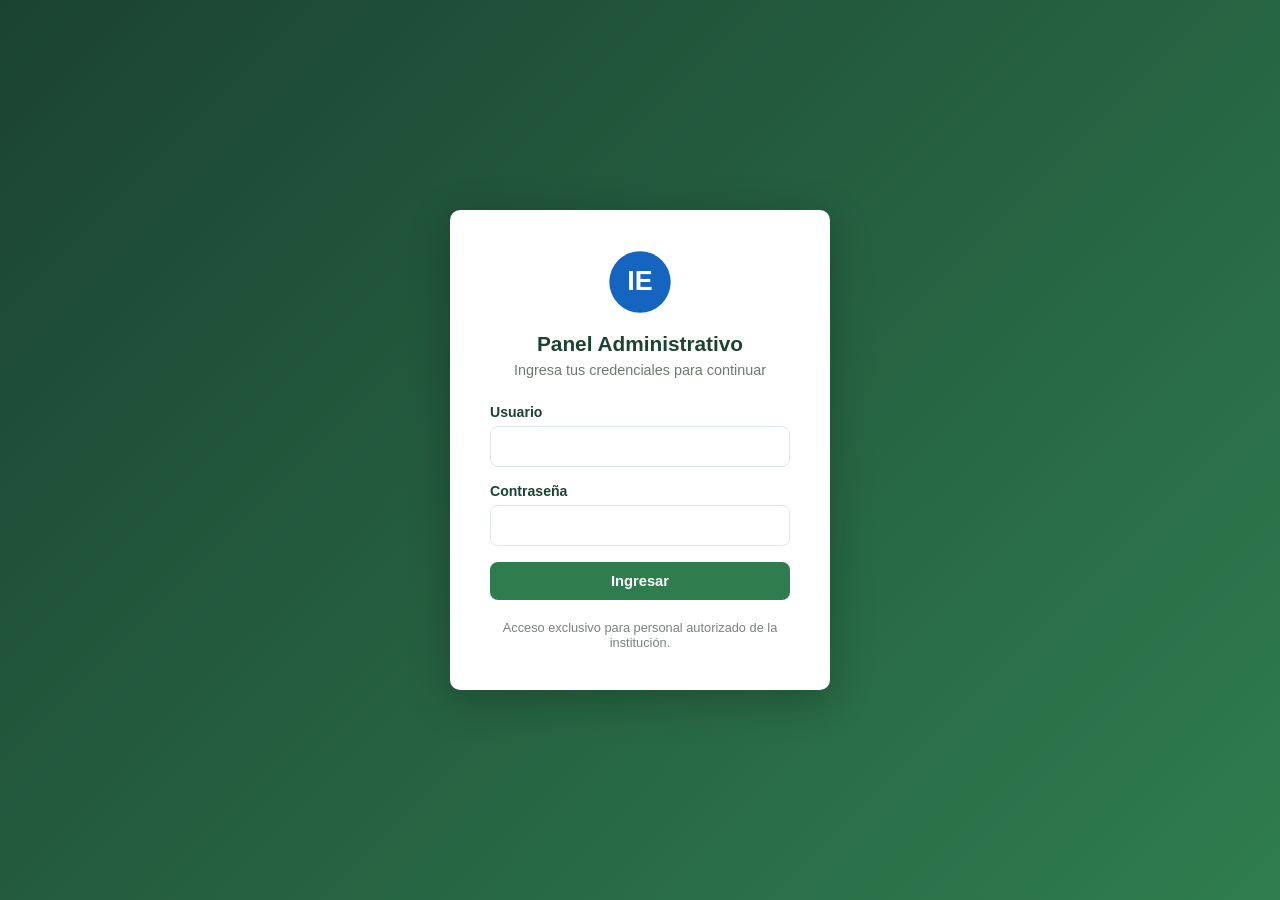
<file: admin/configuracion.html>
<!DOCTYPE html>
<html lang="es">
<head>
<meta charset="UTF-8">
<meta name="viewport" content="width=device-width, initial-scale=1.0">
<title>Configuración | Administración</title>
<link rel="stylesheet" href="css/admin.css">
<link rel="icon" href="../img/logo.svg" type="image/svg+xml">
</head>
<body>

<div class="panel-app">

    <aside class="barra-lateral" id="barra-lateral">
        <div class="marca-panel">
            <img src="../img/logo.svg" alt="Logo">
            <span>Panel Admin</span>
        </div>
        <nav>
            <a href="panel.html">🏠 Dashboard</a>
            <a href="noticias.html">📰 Noticias</a>
            <a href="biblioteca.html">📚 Biblioteca</a>
            <a href="configuracion.html" class="activo">⚙️ Configuración</a>
            <a href="../index.html" target="_blank">🌐 Ver sitio público</a>
        </nav>
    </aside>

    <div class="contenido-principal">
        <header class="barra-superior">
            <div style="display:flex; align-items:center; gap:14px;">
                <button class="boton-menu-panel" id="boton-menu-panel">☰</button>
                <h2>Configuración</h2>
            </div>
            <div class="usuario-sesion">
                <span>👤 <strong id="nombre-admin-sesion">Administrador</strong></span>
                <button class="boton boton-secundario" id="boton-cerrar-sesion">Cerrar sesión</button>
            </div>
        </header>

        <main class="contenido-panel">

            <!-- ===== Información institucional ===== -->
            <div class="tarjeta-panel">
                <h3>Información institucional</h3>
                <div id="mensaje-estado-config" class="mensaje-estado"></div>

                <form id="formulario-configuracion">
                    <div class="fila-formulario">
                        <div class="grupo-formulario">
                            <label for="config-nombre">Nombre de la institución *</label>
                            <input type="text" id="config-nombre" required maxlength="150">
                        </div>
                        <div class="grupo-formulario">
                            <label for="config-eslogan">Eslogan</label>
                            <input type="text" id="config-eslogan" maxlength="150">
                        </div>
                    </div>

                    <div class="grupo-formulario">
                        <label for="config-info">Información institucional (texto "Sobre nosotros")</label>
                        <textarea id="config-info" maxlength="1500" style="min-height:110px;"></textarea>
                    </div>

                    <div class="fila-formulario">
                        <div class="grupo-formulario">
                            <label for="config-direccion">Dirección</label>
                            <input type="text" id="config-direccion" maxlength="200">
                        </div>
                        <div class="grupo-formulario">
                            <label for="config-telefono">Teléfono</label>
                            <input type="text" id="config-telefono" maxlength="40">
                        </div>
                    </div>

                    <div class="fila-formulario">
                        <div class="grupo-formulario">
                            <label for="config-email">Correo de contacto</label>
                            <input type="email" id="config-email" maxlength="150">
                        </div>
                        <div class="grupo-formulario">
                            <label for="config-notas-url">Enlace de la plataforma de notas *</label>
                            <input type="url" id="config-notas-url" required maxlength="300" placeholder="https://...">
                        </div>
                    </div>

                    <div class="fila-formulario">
                        <div class="grupo-formulario">
                            <label for="config-facebook">Facebook (URL, opcional)</label>
                            <input type="url" id="config-facebook" maxlength="300">
                        </div>
                        <div class="grupo-formulario">
                            <label for="config-instagram">Instagram (URL, opcional)</label>
                            <input type="url" id="config-instagram" maxlength="300">
                        </div>
                    </div>

                    <div class="fila-formulario">
                        <div class="grupo-formulario">
                            <label>Logo institucional</label>
                            <div class="zona-subida" onclick="document.getElementById('input-logo').click()">
                                <img id="vista-logo-actual" src="../img/logo.svg" style="width:60px; margin:0 auto 8px;">
                                <div>Haz clic para cambiar el logo</div>
                                <input type="file" id="input-logo" accept=".jpg,.jpeg,.png,.webp,.gif" style="display:none;">
                            </div>
                        </div>
                        <div class="grupo-formulario">
                            <label>Imagen de banner (portada de inicio)</label>
                            <div class="zona-subida" onclick="document.getElementById('input-banner').click()">
                                <img id="vista-banner-actual" src="" style="width:100%; max-height:80px; object-fit:cover; margin-bottom:8px; display:none; border-radius:6px;">
                                <div>Haz clic para subir/cambiar el banner</div>
                                <input type="file" id="input-banner" accept=".jpg,.jpeg,.png,.webp,.gif" style="display:none;">
                            </div>
                        </div>
                    </div>

                    <h3 style="margin-top:10px;">Avisos importantes</h3>
                    <div id="contenedor-avisos-form"></div>
                    <button type="button" class="boton boton-secundario" id="boton-agregar-aviso" style="margin-bottom:20px;">+ Agregar aviso</button>

                    <div>
                        <button type="submit" class="boton boton-primario" id="boton-guardar-config">Guardar configuración</button>
                    </div>
                </form>
            </div>

            <!-- ===== Cambiar contraseña ===== -->
            <div class="tarjeta-panel">
                <h3>Cambiar contraseña de acceso</h3>
                <div id="mensaje-estado-password" class="mensaje-estado"></div>

                <form id="formulario-password">
                    <div class="fila-formulario">
                        <div class="grupo-formulario">
                            <label for="password_actual">Contraseña actual *</label>
                            <input type="password" id="password_actual" name="password_actual" required autocomplete="current-password">
                        </div>
                        <div class="grupo-formulario">
                            <label for="password_nueva">Nueva contraseña (mín. 8 caracteres) *</label>
                            <input type="password" id="password_nueva" name="password_nueva" required minlength="8" autocomplete="new-password">
                        </div>
                    </div>
                    <div class="grupo-formulario">
                        <label for="password_confirmacion">Confirmar nueva contraseña *</label>
                        <input type="password" id="password_confirmacion" name="password_confirmacion" required minlength="8" autocomplete="new-password">
                    </div>
                    <button type="submit" class="boton boton-primario" id="boton-cambiar-password">Cambiar contraseña</button>
                </form>
            </div>
        </main>
    </div>
</div>

<script src="js/admin-common.js"></script>
<script src="js/configuracion.js"></script>
</body>
</html>
</file>
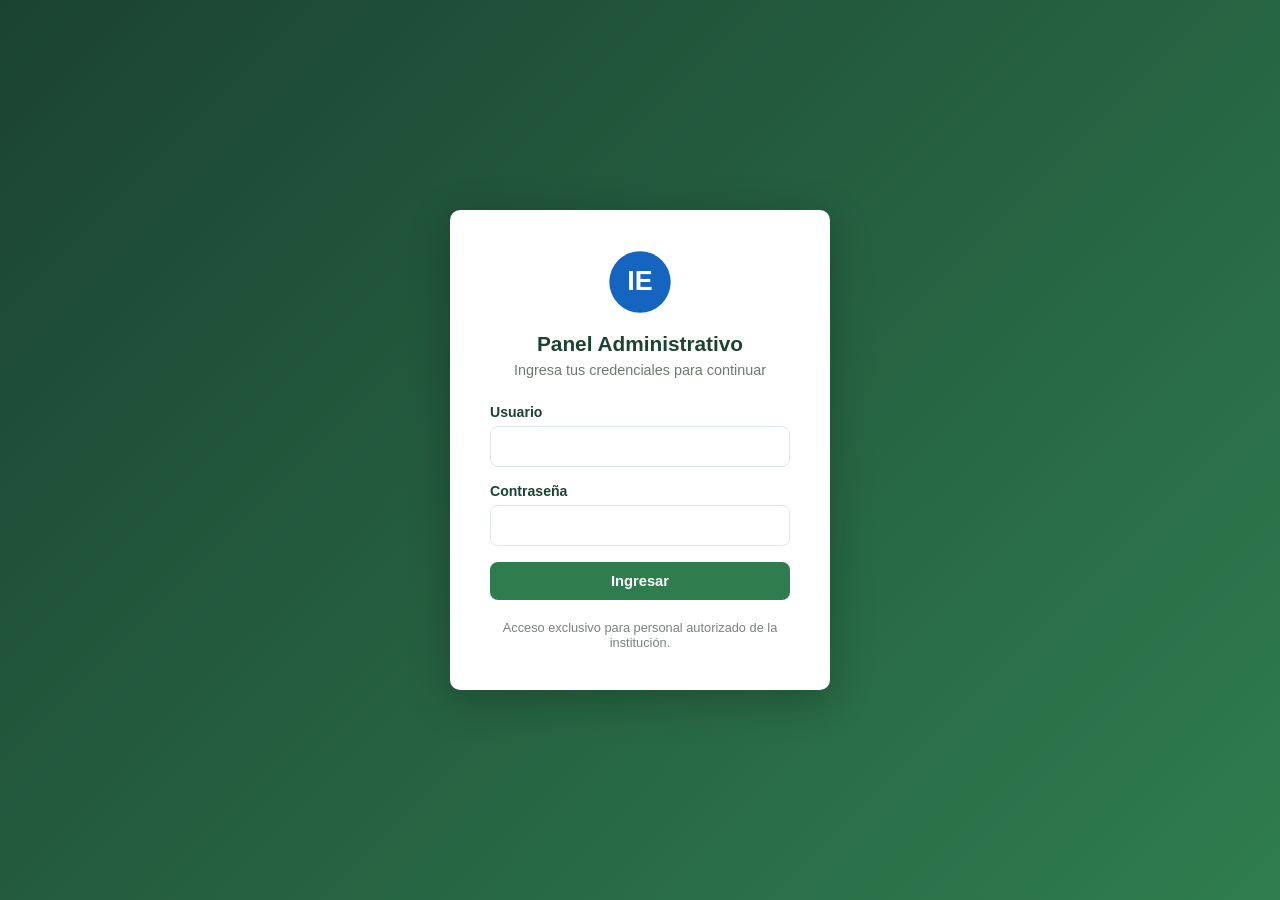
<file: admin/login.html>
<!DOCTYPE html>
<html lang="es">
<head>
<meta charset="UTF-8">
<meta name="viewport" content="width=device-width, initial-scale=1.0">
<title>Iniciar sesión | Panel Administrativo</title>
<link rel="stylesheet" href="css/admin.css">
<link rel="icon" href="../img/logo.svg" type="image/svg+xml">
</head>
<body>

<div class="pantalla-login">
    <div class="caja-login">
        <img src="../img/logo.svg" alt="Logo institucional">
        <h1>Panel Administrativo</h1>
        <p class="subtitulo">Ingresa tus credenciales para continuar</p>

        <div id="mensaje-estado-login" class="mensaje-estado"></div>

        <form id="formulario-login">
            <div class="grupo-formulario">
                <label for="usuario">Usuario</label>
                <input type="text" id="usuario" name="usuario" required autocomplete="username">
            </div>
            <div class="grupo-formulario">
                <label for="password">Contraseña</label>
                <input type="password" id="password" name="password" required autocomplete="current-password">
            </div>
            <button type="submit" class="boton boton-primario boton-completo" id="boton-ingresar">Ingresar</button>
        </form>

        <p class="texto-ayuda" style="margin-top:20px;">
            Acceso exclusivo para personal autorizado de la institución.
        </p>
    </div>
</div>

<script src="js/login.js"></script>
</body>
</html>
</file>
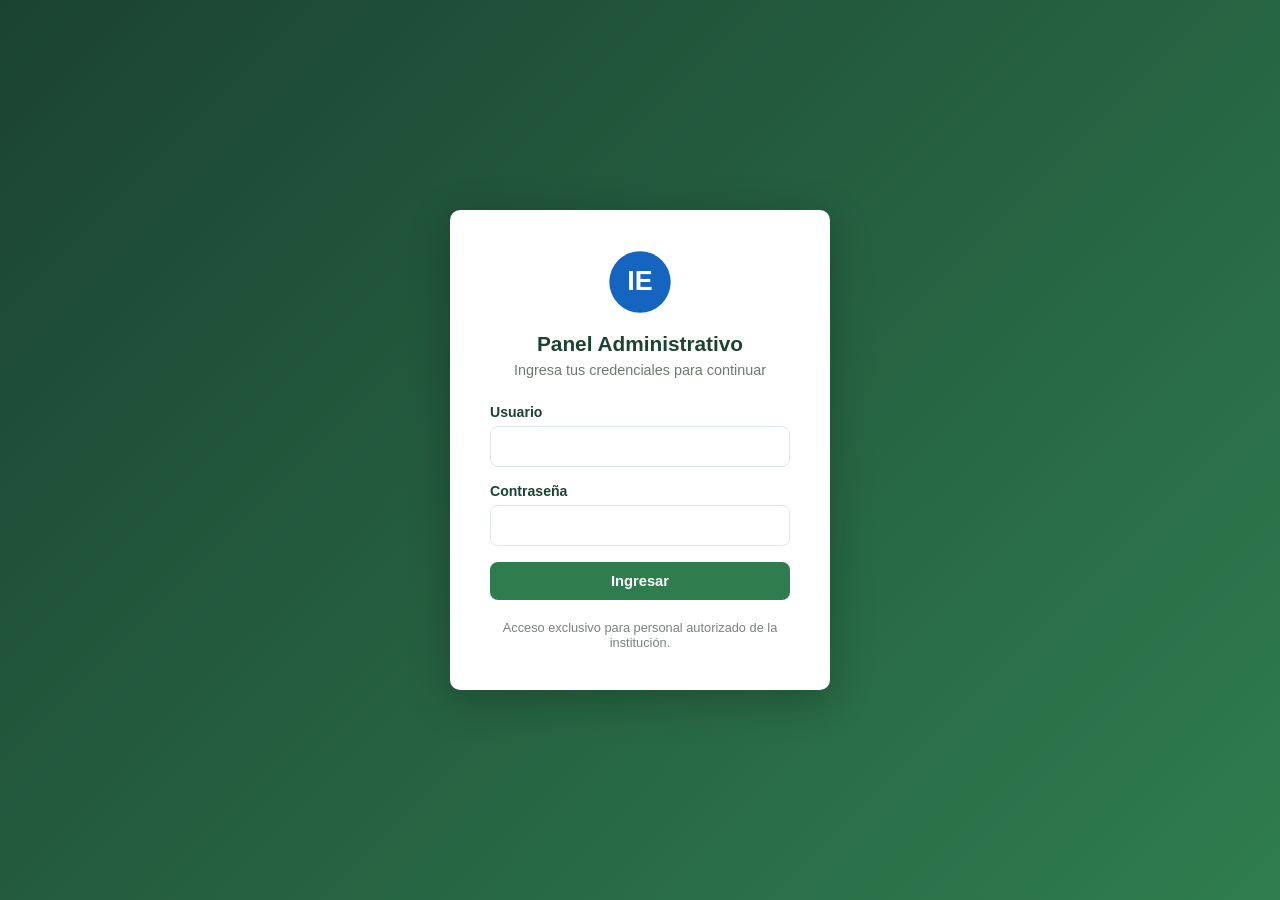
<file: admin/noticias.html>
<!DOCTYPE html>
<html lang="es">
<head>
<meta charset="UTF-8">
<meta name="viewport" content="width=device-width, initial-scale=1.0">
<title>Noticias | Administración</title>
<link rel="stylesheet" href="css/admin.css">
<link rel="icon" href="../img/logo.svg" type="image/svg+xml">
</head>
<body>

<div class="panel-app">

    <aside class="barra-lateral" id="barra-lateral">
        <div class="marca-panel">
            <img src="../img/logo.svg" alt="Logo">
            <span>Panel Admin</span>
        </div>
        <nav>
            <a href="panel.html">🏠 Dashboard</a>
            <a href="noticias.html" class="activo">📰 Noticias</a>
            <a href="biblioteca.html">📚 Biblioteca</a>
            <a href="configuracion.html">⚙️ Configuración</a>
            <a href="../index.html" target="_blank">🌐 Ver sitio público</a>
        </nav>
    </aside>

    <div class="contenido-principal">
        <header class="barra-superior">
            <div style="display:flex; align-items:center; gap:14px;">
                <button class="boton-menu-panel" id="boton-menu-panel">☰</button>
                <h2>Gestión de Noticias</h2>
            </div>
            <div class="usuario-sesion">
                <span>👤 <strong id="nombre-admin-sesion">Administrador</strong></span>
                <button class="boton boton-secundario" id="boton-cerrar-sesion">Cerrar sesión</button>
            </div>
        </header>

        <main class="contenido-panel">

            <div class="tarjeta-panel">
                <h3 id="titulo-formulario-noticia">Agregar noticia</h3>
                <div id="mensaje-estado-noticia" class="mensaje-estado"></div>

                <form id="formulario-noticia">
                    <div class="fila-formulario">
                        <div class="grupo-formulario">
                            <label for="noticia-titulo">Título *</label>
                            <input type="text" id="noticia-titulo" required maxlength="150">
                        </div>
                        <div class="grupo-formulario">
                            <label for="noticia-fecha">Fecha *</label>
                            <input type="date" id="noticia-fecha" required>
                        </div>
                    </div>

                    <div class="grupo-formulario">
                        <label for="noticia-resumen">Resumen (se muestra en la tarjeta) *</label>
                        <textarea id="noticia-resumen" required maxlength="300" style="min-height:70px;"></textarea>
                    </div>

                    <div class="grupo-formulario">
                        <label for="noticia-contenido">Contenido completo (se muestra al hacer clic en "Leer más")</label>
                        <textarea id="noticia-contenido" maxlength="4000"></textarea>
                    </div>

                    <div class="grupo-formulario">
                        <label>Imagen de la noticia</label>
                        <div class="zona-subida" id="zona-subida-imagen">
                            <div>📷 Haz clic para seleccionar una imagen (JPG, PNG, WEBP o GIF, máx. 5 MB)</div>
                            <div class="nombre-archivo" id="nombre-archivo-imagen">Ningún archivo seleccionado</div>
                            <input type="file" id="input-imagen-noticia" accept=".jpg,.jpeg,.png,.webp,.gif">
                        </div>
                    </div>

                    <div class="grupo-formulario" style="display:flex; align-items:center; gap:8px;">
                        <input type="checkbox" id="noticia-destacado" style="width:auto;">
                        <label for="noticia-destacado" style="margin:0;">Marcar como noticia destacada</label>
                    </div>

                    <div style="display:flex; gap:12px; margin-top:10px;">
                        <button type="submit" class="boton boton-primario" id="boton-guardar-noticia">Guardar noticia</button>
                        <button type="button" class="boton boton-secundario oculto" id="boton-cancelar-edicion">Cancelar edición</button>
                    </div>
                </form>
            </div>

            <div class="tarjeta-panel">
                <h3>Noticias publicadas</h3>
                <div id="tabla-noticias">
                    <p class="cargando-texto">Cargando noticias...</p>
                </div>
            </div>
        </main>
    </div>
</div>

<script src="js/admin-common.js"></script>
<script src="js/noticias.js"></script>
</body>
</html>
</file>
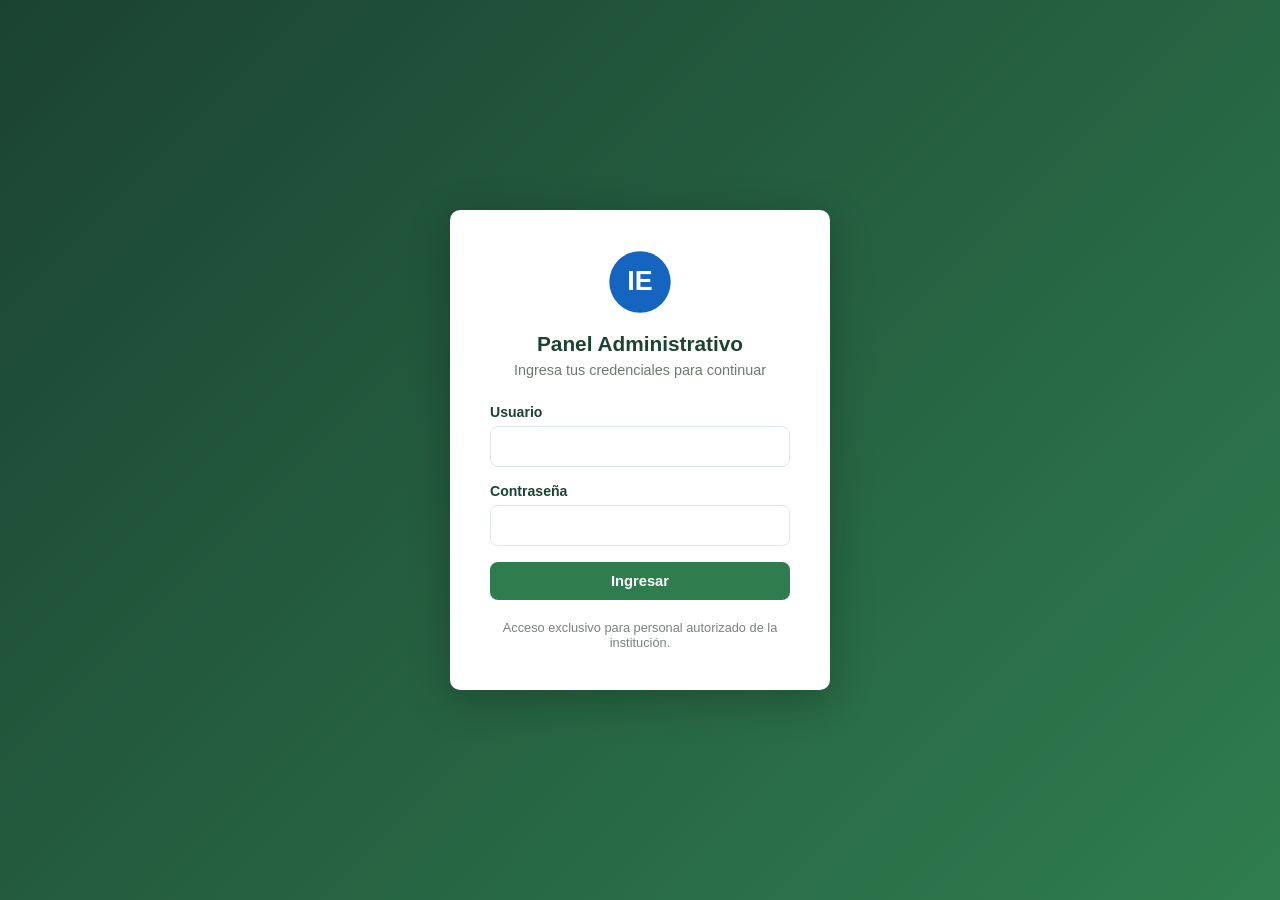
<file: admin/panel.html>
<!DOCTYPE html>
<html lang="es">
<head>
<meta charset="UTF-8">
<meta name="viewport" content="width=device-width, initial-scale=1.0">
<title>Panel | Administración</title>
<link rel="stylesheet" href="css/admin.css">
<link rel="icon" href="../img/logo.svg" type="image/svg+xml">
</head>
<body>

<div class="panel-app">

    <!-- ===================== BARRA LATERAL ===================== -->
    <aside class="barra-lateral" id="barra-lateral">
        <div class="marca-panel">
            <img src="../img/logo.svg" alt="Logo">
            <span>Panel Admin</span>
        </div>
        <nav>
            <a href="panel.html" class="activo">🏠 Dashboard</a>
            <a href="noticias.html">📰 Noticias</a>
            <a href="biblioteca.html">📚 Biblioteca</a>
            <a href="configuracion.html">⚙️ Configuración</a>
            <a href="../index.html" target="_blank">🌐 Ver sitio público</a>
        </nav>
    </aside>

    <!-- ===================== CONTENIDO PRINCIPAL ===================== -->
    <div class="contenido-principal">
        <header class="barra-superior">
            <div style="display:flex; align-items:center; gap:14px;">
                <button class="boton-menu-panel" id="boton-menu-panel">☰</button>
                <h2>Dashboard</h2>
            </div>
            <div class="usuario-sesion">
                <span>👤 <strong id="nombre-admin-sesion">Administrador</strong></span>
                <button class="boton boton-secundario" id="boton-cerrar-sesion">Cerrar sesión</button>
            </div>
        </header>

        <main class="contenido-panel">
            <div class="rejilla-estadisticas">
                <div class="tarjeta-estadistica">
                    <div class="icono">📰</div>
                    <div>
                        <div class="numero" id="estadistica-noticias">0</div>
                        <div class="etiqueta">Noticias publicadas</div>
                    </div>
                </div>
                <div class="tarjeta-estadistica">
                    <div class="icono">📚</div>
                    <div>
                        <div class="numero" id="estadistica-documentos">0</div>
                        <div class="etiqueta">Documentos en biblioteca</div>
                    </div>
                </div>
                <div class="tarjeta-estadistica">
                    <div class="icono">✉️</div>
                    <div>
                        <div class="numero" id="estadistica-mensajes">0</div>
                        <div class="etiqueta">Mensajes de contacto</div>
                    </div>
                </div>
                <div class="tarjeta-estadistica">
                    <div class="icono">🔔</div>
                    <div>
                        <div class="numero" id="estadistica-no-leidos">0</div>
                        <div class="etiqueta">Mensajes sin leer</div>
                    </div>
                </div>
            </div>

            <div class="tarjeta-panel">
                <h3>Accesos rápidos</h3>
                <div style="display:flex; gap:12px; flex-wrap:wrap;">
                    <a href="noticias.html" class="boton boton-primario">+ Agregar noticia</a>
                    <a href="biblioteca.html" class="boton boton-primario">+ Subir documento</a>
                    <a href="configuracion.html" class="boton boton-secundario">Editar información institucional</a>
                </div>
            </div>

            <div class="tarjeta-panel">
                <h3>Mensajes de contacto recientes</h3>
                <div id="lista-mensajes-recientes">
                    <p class="cargando-texto">Cargando mensajes...</p>
                </div>
            </div>
        </main>
    </div>
</div>

<script src="js/admin-common.js"></script>
<script src="js/panel.js"></script>
</body>
</html>
</file>
<file: css/style.css>
/* ============================================================
   style.css - Estilos principales del sitio público
   Paleta: tonos verdes y blancos, diseño limpio e institucional
   ============================================================ */

:root {
    --azul-oscuro: #1b4332;      /* verde oscuro (encabezados, textos fuertes) */
    --azul-principal: #2f7d4f;   /* verde principal (botones, enlaces activos) */
    --azul-claro: #6fbf8b;       /* verde claro (detalles, hover) */
    --azul-suave: #eaf6ee;       /* verde muy suave (fondos alternos) */
    --blanco: #ffffff;           /* blanco puro (secciones y tarjetas) */
    --gris-texto: #354036;
    --gris-claro: #ffffff;       /* fondo general de las secciones: blanco */
    --gris-borde: #dcebe1;
    --sombra: 0 4px 16px rgba(27, 67, 50, 0.10);
    --radio: 12px;
    --transicion: all 0.25s ease;
}

* { box-sizing: border-box; margin: 0; padding: 0; }

html { scroll-behavior: smooth; }

body {
    font-family: 'Segoe UI', Roboto, Arial, sans-serif;
    color: var(--gris-texto);
    background-color: var(--gris-claro);
    line-height: 1.6;
    transition: var(--transicion);
}

img { max-width: 100%; display: block; }
a { text-decoration: none; color: inherit; }
ul { list-style: none; }

.contenedor {
    max-width: 1180px;
    margin: 0 auto;
    padding: 0 20px;
}

/* ---------- Encabezado ---------- */
.encabezado {
    background-color: var(--blanco);
    box-shadow: var(--sombra);
    position: sticky;
    top: 0;
    z-index: 100;
}

.barra-navegacion {
    display: flex;
    align-items: center;
    justify-content: space-between;
    padding: 14px 20px;
    max-width: 1180px;
    margin: 0 auto;
}

.marca {
    display: flex;
    align-items: center;
    gap: 12px;
}

.marca img {
    height: 48px;
    width: 48px;
    object-fit: contain;
    border-radius: 8px;
}

.marca h1 {
    font-size: 1.15rem;
    color: var(--azul-oscuro);
}

.marca span {
    font-size: 0.8rem;
    color: var(--azul-claro);
    display: block;
}

.menu-principal {
    display: flex;
    align-items: center;
    gap: 6px;
}

.menu-principal a {
    padding: 10px 14px;
    border-radius: 8px;
    font-weight: 500;
    color: var(--gris-texto);
    transition: var(--transicion);
}

.menu-principal a:hover,
.menu-principal a.activo {
    background-color: var(--azul-suave);
    color: var(--azul-principal);
}

.boton-menu-movil {
    background: none;
    border: none;
    font-size: 1.5rem;
    cursor: pointer;
    color: var(--azul-oscuro);
}

.boton-menu-movil { display: none; }

/* ---------- Botones ---------- */
.boton {
    display: inline-block;
    padding: 12px 26px;
    border-radius: 30px;
    font-weight: 600;
    cursor: pointer;
    border: none;
    transition: var(--transicion);
}

.boton-primario {
    background-color: var(--azul-principal);
    color: var(--blanco);
}

.boton-primario:hover {
    background-color: var(--azul-oscuro);
    transform: translateY(-2px);
}

.boton-secundario {
    background-color: var(--blanco);
    color: var(--azul-principal);
    border: 2px solid var(--azul-principal);
}

.boton-secundario:hover {
    background-color: var(--azul-suave);
}

/* ---------- Banner principal ---------- */
.banner {
    background: linear-gradient(135deg, var(--azul-oscuro), var(--azul-principal));
    color: var(--blanco);
    padding: 70px 20px;
    text-align: center;
    position: relative;
    overflow: hidden;
}

.banner img.imagen-fondo {
    position: absolute;
    inset: 0;
    width: 100%;
    height: 100%;
    object-fit: cover;
    opacity: 0.25;
    z-index: 0;
}

.banner-contenido {
    position: relative;
    z-index: 1;
    max-width: 720px;
    margin: 0 auto;
    animation: aparecer 0.8s ease;
}

.banner h2 {
    font-size: 2.3rem;
    margin-bottom: 16px;
}

.banner p {
    font-size: 1.1rem;
    margin-bottom: 26px;
    opacity: 0.95;
}

.banner-botones {
    display: flex;
    gap: 14px;
    justify-content: center;
    flex-wrap: wrap;
}

/* ---------- Secciones generales ---------- */
.seccion {
    padding: 60px 0;
}

.seccion-titulo {
    text-align: center;
    margin-bottom: 40px;
}

.seccion-titulo h2 {
    font-size: 1.9rem;
    color: var(--azul-oscuro);
    margin-bottom: 8px;
}

.seccion-titulo p {
    color: var(--gris-texto);
    opacity: 0.8;
}

.seccion-alterna {
    background-color: var(--azul-suave);
}

/* ---------- Tarjetas de noticias ---------- */
.rejilla-noticias {
    display: grid;
    grid-template-columns: repeat(auto-fit, minmax(280px, 1fr));
    gap: 26px;
}

.tarjeta-noticia {
    background-color: var(--blanco);
    border-radius: var(--radio);
    overflow: hidden;
    box-shadow: var(--sombra);
    transition: var(--transicion);
    display: flex;
    flex-direction: column;
}

.tarjeta-noticia:hover {
    transform: translateY(-6px);
    box-shadow: 0 10px 26px rgba(11, 61, 102, 0.18);
}

.tarjeta-noticia .imagen-noticia {
    height: 190px;
    width: 100%;
    object-fit: cover;
    background-color: var(--azul-suave);
}

.tarjeta-noticia .contenido-tarjeta {
    padding: 20px;
    display: flex;
    flex-direction: column;
    flex-grow: 1;
}

.tarjeta-noticia .fecha-noticia {
    font-size: 0.8rem;
    color: var(--azul-claro);
    font-weight: 600;
    margin-bottom: 8px;
    display: flex;
    align-items: center;
    gap: 6px;
}

.tarjeta-noticia h3 {
    font-size: 1.15rem;
    color: var(--azul-oscuro);
    margin-bottom: 10px;
}

.tarjeta-noticia p.resumen {
    flex-grow: 1;
    font-size: 0.94rem;
    color: var(--gris-texto);
    margin-bottom: 14px;
}

.enlace-leer-mas {
    font-weight: 600;
    color: var(--azul-principal);
    align-self: flex-start;
}

.enlace-leer-mas:hover { text-decoration: underline; }

.etiqueta-destacado {
    display: inline-block;
    background-color: #ffb300;
    color: #4a3400;
    font-size: 0.72rem;
    font-weight: 700;
    padding: 3px 10px;
    border-radius: 20px;
    margin-bottom: 8px;
    width: fit-content;
}

/* ---------- Avisos importantes ---------- */
.lista-avisos {
    display: flex;
    flex-direction: column;
    gap: 16px;
}

.aviso {
    background-color: var(--blanco);
    border-left: 5px solid var(--azul-principal);
    border-radius: 8px;
    padding: 18px 22px;
    box-shadow: var(--sombra);
    display: flex;
    gap: 14px;
    align-items: flex-start;
}

.aviso .icono-aviso {
    font-size: 1.4rem;
    color: var(--azul-principal);
}

.aviso h4 {
    color: var(--azul-oscuro);
    margin-bottom: 4px;
}

/* ---------- Accesos rápidos (biblioteca / notas) ---------- */
.rejilla-accesos {
    display: grid;
    grid-template-columns: repeat(auto-fit, minmax(260px, 1fr));
    gap: 24px;
}

.tarjeta-acceso {
    background-color: var(--blanco);
    border-radius: var(--radio);
    padding: 32px 24px;
    text-align: center;
    box-shadow: var(--sombra);
    transition: var(--transicion);
}

.tarjeta-acceso:hover {
    transform: translateY(-6px);
}

.tarjeta-acceso .icono-acceso {
    font-size: 2.6rem;
    margin-bottom: 14px;
}

.tarjeta-acceso h3 {
    color: var(--azul-oscuro);
    margin-bottom: 10px;
}

.tarjeta-acceso p {
    margin-bottom: 18px;
    font-size: 0.94rem;
}

/* ---------- Especialidades ---------- */
.rejilla-especialidades {
    display: grid;
    grid-template-columns: repeat(auto-fit, minmax(260px, 1fr));
    gap: 28px;
    max-width: 720px;
    margin: 40px auto 0;
}

.tarjeta-especialidad {
    background-color: var(--blanco);
    border-radius: var(--radio);
    overflow: hidden;
    box-shadow: var(--sombra);
    transition: var(--transicion);
    text-decoration: none;
    display: block;
}

.tarjeta-especialidad:hover {
    transform: translateY(-6px);
    box-shadow: 0 10px 26px rgba(27, 67, 50, 0.22);
}

.tarjeta-especialidad img {
    width: 100%;
    height: 220px;
    object-fit: cover;
    display: block;
}

.tarjeta-especialidad .contenido-especialidad {
    padding: 20px;
    text-align: center;
}

.tarjeta-especialidad h3 {
    color: var(--azul-oscuro);
    font-size: 1.25rem;
    margin-bottom: 6px;
}

.tarjeta-especialidad .ver-mas-especialidad {
    display: inline-block;
    margin-top: 6px;
    font-weight: 600;
    font-size: 0.9rem;
    color: var(--azul-principal);
}

.tarjeta-especialidad:hover .ver-mas-especialidad {
    text-decoration: underline;
}

/* ---------- Información institucional ---------- */
.info-institucional {
    display: grid;
    grid-template-columns: 1.2fr 1fr;
    gap: 40px;
    align-items: center;
}

.info-institucional img {
    border-radius: var(--radio);
    box-shadow: var(--sombra);
}

.info-institucional h2 {
    color: var(--azul-oscuro);
    margin-bottom: 16px;
    font-size: 1.8rem;
}

/* ---------- Biblioteca ---------- */
.barra-busqueda {
    display: flex;
    gap: 10px;
    max-width: 500px;
    margin: 0 auto 30px;
    flex-wrap: wrap;
}

.barra-busqueda input,
.barra-busqueda select {
    flex: 1;
    padding: 12px 16px;
    border-radius: 8px;
    border: 1px solid var(--gris-borde);
    font-size: 0.95rem;
    background-color: var(--blanco);
    color: var(--gris-texto);
    min-width: 160px;
}

.rejilla-documentos {
    display: grid;
    grid-template-columns: repeat(auto-fit, minmax(280px, 1fr));
    gap: 22px;
}

.tarjeta-documento {
    background-color: var(--blanco);
    border-radius: var(--radio);
    padding: 22px;
    box-shadow: var(--sombra);
    display: flex;
    flex-direction: column;
    gap: 8px;
    transition: var(--transicion);
    border-top: 4px solid var(--azul-principal);
}

.tarjeta-documento:hover { transform: translateY(-4px); }

.tarjeta-documento .categoria-doc {
    font-size: 0.75rem;
    font-weight: 700;
    color: var(--azul-principal);
    text-transform: uppercase;
    letter-spacing: 0.5px;
}

.tarjeta-documento h3 { color: var(--azul-oscuro); font-size: 1.05rem; }

.tarjeta-documento .fecha-doc {
    font-size: 0.8rem;
    opacity: 0.7;
}

.tarjeta-documento .boton { margin-top: 8px; text-align: center; }

/* ---------- Formulario de contacto ---------- */
.formulario {
    max-width: 640px;
    margin: 0 auto;
    background-color: var(--blanco);
    padding: 34px;
    border-radius: var(--radio);
    box-shadow: var(--sombra);
}

.grupo-formulario {
    margin-bottom: 18px;
}

.grupo-formulario label {
    display: block;
    margin-bottom: 6px;
    font-weight: 600;
    color: var(--azul-oscuro);
    font-size: 0.92rem;
}

.grupo-formulario input,
.grupo-formulario textarea {
    width: 100%;
    padding: 12px 14px;
    border-radius: 8px;
    border: 1px solid var(--gris-borde);
    font-family: inherit;
    font-size: 0.95rem;
    background-color: var(--blanco);
    color: var(--gris-texto);
}

.grupo-formulario textarea { min-height: 130px; resize: vertical; }

.info-contacto-lista {
    display: grid;
    grid-template-columns: repeat(auto-fit, minmax(220px, 1fr));
    gap: 20px;
    margin-bottom: 40px;
}

.tarjeta-contacto {
    background-color: var(--blanco);
    border-radius: var(--radio);
    padding: 24px;
    text-align: center;
    box-shadow: var(--sombra);
}

.tarjeta-contacto .icono-contacto {
    font-size: 1.8rem;
    color: var(--azul-principal);
    margin-bottom: 10px;
}

/* ---------- Mensajes de estado (alertas) ---------- */
.mensaje-estado {
    padding: 14px 18px;
    border-radius: 8px;
    margin-bottom: 18px;
    font-size: 0.92rem;
    display: none;
}

.mensaje-estado.mostrar { display: block; }
.mensaje-estado.exito { background-color: #e3f8ea; color: #1c7a3c; border: 1px solid #b6ebc7; }
.mensaje-estado.error { background-color: #fdeaea; color: #b02a2a; border: 1px solid #f5c2c2; }

/* ---------- Pie de página ---------- */
.pie-pagina {
    background-color: var(--azul-oscuro);
    color: #dce8f5;
    padding: 50px 0 20px;
    margin-top: 40px;
}

.pie-rejilla {
    display: grid;
    grid-template-columns: repeat(auto-fit, minmax(220px, 1fr));
    gap: 30px;
    margin-bottom: 30px;
}

.pie-rejilla h4 {
    color: var(--blanco);
    margin-bottom: 14px;
    font-size: 1.05rem;
}

.pie-rejilla p, .pie-rejilla a {
    color: #b9cfe3;
    font-size: 0.92rem;
    margin-bottom: 8px;
    display: block;
}

.pie-rejilla a:hover { color: var(--blanco); }

.redes-sociales {
    display: flex;
    gap: 12px;
    margin-top: 10px;
}

.redes-sociales a {
    background-color: rgba(255,255,255,0.1);
    width: 38px;
    height: 38px;
    border-radius: 50%;
    display: flex;
    align-items: center;
    justify-content: center;
    transition: var(--transicion);
}

.redes-sociales a:hover { background-color: var(--azul-claro); }

.pie-inferior {
    text-align: center;
    padding-top: 20px;
    border-top: 1px solid rgba(255,255,255,0.15);
    font-size: 0.85rem;
    color: #94aec6;
}

/* ---------- Utilidades / estado vacío / carga ---------- */
.estado-vacio {
    text-align: center;
    padding: 40px 20px;
    color: var(--gris-texto);
    opacity: 0.75;
    grid-column: 1 / -1;
}

.cargando {
    text-align: center;
    padding: 30px;
    opacity: 0.7;
    grid-column: 1 / -1;
}

/* ---------- Animaciones ---------- */
@keyframes aparecer {
    from { opacity: 0; transform: translateY(16px); }
    to { opacity: 1; transform: translateY(0); }
}

.aparecer { animation: aparecer 0.6s ease both; }

/* ---------- Modal para "Leer más" de noticias ---------- */
.modal-fondo {
    position: fixed;
    inset: 0;
    background-color: rgba(11, 30, 46, 0.6);
    display: none;
    align-items: center;
    justify-content: center;
    z-index: 1000;
    padding: 20px;
}

.modal-fondo.abierto { display: flex; }

.modal-caja {
    background-color: var(--blanco);
    border-radius: var(--radio);
    max-width: 640px;
    width: 100%;
    max-height: 85vh;
    overflow-y: auto;
    padding: 30px;
    position: relative;
    animation: aparecer 0.3s ease;
}

.modal-cerrar {
    position: absolute;
    top: 16px;
    right: 16px;
    background: var(--gris-claro);
    border: none;
    width: 34px;
    height: 34px;
    border-radius: 50%;
    cursor: pointer;
    font-size: 1.1rem;
}

.modal-caja img {
    border-radius: 8px;
    margin-bottom: 16px;
    max-height: 280px;
    object-fit: cover;
    width: 100%;
}

.modal-caja h2 { color: var(--azul-oscuro); margin-bottom: 8px; }

/* ---------- Responsive ---------- */
@media (max-width: 900px) {
    .info-institucional { grid-template-columns: 1fr; }
}

@media (max-width: 768px) {
    .boton-menu-movil { display: block; }

    .menu-principal {
        position: absolute;
        top: 100%;
        left: 0;
        right: 0;
        background-color: var(--blanco);
        flex-direction: column;
        align-items: stretch;
        padding: 10px 20px 20px;
        box-shadow: var(--sombra);
        display: none;
    }

    .menu-principal.abierto { display: flex; }

    .banner h2 { font-size: 1.7rem; }
    .banner-botones { flex-direction: column; align-items: center; }
}

@media (max-width: 480px) {
    .marca h1 { font-size: 1rem; }
    .seccion { padding: 40px 0; }
}
</file>
<file: admin/css/admin.css>
/* ============================================================
   admin.css - Estilos del panel administrativo
   ============================================================ */

:root {
    --azul-oscuro: #1b4332;
    --azul-principal: #2f7d4f;
    --azul-claro: #6fbf8b;
    --azul-suave: #eaf6ee;
    --blanco: #ffffff;
    --gris-texto: #354036;
    --gris-claro: #f3faf5;
    --gris-borde: #dcebe1;
    --rojo: #c0392b;
    --verde: #1c7a3c;
    --sombra: 0 4px 16px rgba(27, 67, 50, 0.10);
    --radio: 10px;
}

* { box-sizing: border-box; margin: 0; padding: 0; }

body {
    font-family: 'Segoe UI', Roboto, Arial, sans-serif;
    background-color: var(--gris-claro);
    color: var(--gris-texto);
}

a { text-decoration: none; color: inherit; }
ul { list-style: none; }

/* ---------- Pantalla de login ---------- */
.pantalla-login {
    min-height: 100vh;
    display: flex;
    align-items: center;
    justify-content: center;
    background: linear-gradient(135deg, var(--azul-oscuro), var(--azul-principal));
    padding: 20px;
}

.caja-login {
    background-color: var(--blanco);
    border-radius: var(--radio);
    padding: 40px;
    max-width: 380px;
    width: 100%;
    box-shadow: 0 10px 40px rgba(0,0,0,0.25);
    text-align: center;
}

.caja-login img { width: 64px; margin: 0 auto 14px; }
.caja-login h1 { color: var(--azul-oscuro); margin-bottom: 6px; font-size: 1.3rem; }
.caja-login p.subtitulo { color: var(--gris-texto); opacity: 0.7; margin-bottom: 26px; font-size: 0.9rem; }

.grupo-formulario { margin-bottom: 16px; text-align: left; }
.grupo-formulario label { display: block; margin-bottom: 6px; font-weight: 600; font-size: 0.88rem; color: var(--azul-oscuro); }
.grupo-formulario input,
.grupo-formulario select,
.grupo-formulario textarea {
    width: 100%;
    padding: 11px 14px;
    border-radius: 8px;
    border: 1px solid var(--gris-borde);
    font-size: 0.95rem;
    font-family: inherit;
}
.grupo-formulario textarea { min-height: 100px; resize: vertical; }

.boton {
    display: inline-block;
    padding: 11px 22px;
    border-radius: 8px;
    font-weight: 600;
    cursor: pointer;
    border: none;
    font-size: 0.92rem;
    transition: all 0.2s ease;
}

.boton-primario { background-color: var(--azul-principal); color: var(--blanco); }
.boton-primario:hover { background-color: var(--azul-oscuro); }
.boton-peligro { background-color: #fdeaea; color: var(--rojo); }
.boton-peligro:hover { background-color: var(--rojo); color: var(--blanco); }
.boton-secundario { background-color: var(--gris-claro); color: var(--gris-texto); border: 1px solid var(--gris-borde); }
.boton-secundario:hover { background-color: var(--azul-suave); }
.boton-completo { width: 100%; }
.boton:disabled { opacity: 0.6; cursor: not-allowed; }

/* ---------- Layout del panel (sidebar + contenido) ---------- */
.panel-app { display: flex; min-height: 100vh; }

.barra-lateral {
    width: 240px;
    background-color: var(--azul-oscuro);
    color: #dce8f5;
    padding: 24px 0;
    flex-shrink: 0;
    transition: transform 0.25s ease;
}

.barra-lateral .marca-panel {
    display: flex;
    align-items: center;
    gap: 10px;
    padding: 0 20px 24px;
    border-bottom: 1px solid rgba(255,255,255,0.1);
    margin-bottom: 16px;
}

.barra-lateral .marca-panel img { width: 36px; }
.barra-lateral .marca-panel span { font-weight: 700; font-size: 1rem; color: #fff; }

.barra-lateral nav a {
    display: flex;
    align-items: center;
    gap: 10px;
    padding: 12px 20px;
    color: #c3d7ea;
    font-size: 0.92rem;
    font-weight: 500;
    border-left: 3px solid transparent;
}

.barra-lateral nav a:hover,
.barra-lateral nav a.activo {
    background-color: rgba(255,255,255,0.08);
    color: #fff;
    border-left-color: var(--azul-claro);
}

.contenido-principal { flex-grow: 1; min-width: 0; }

.barra-superior {
    background-color: var(--blanco);
    padding: 16px 28px;
    display: flex;
    align-items: center;
    justify-content: space-between;
    box-shadow: var(--sombra);
    position: sticky;
    top: 0;
    z-index: 10;
}

.barra-superior h2 { color: var(--azul-oscuro); font-size: 1.2rem; }
.boton-menu-panel { display: none; background: none; border: none; font-size: 1.4rem; cursor: pointer; color: var(--azul-oscuro); }

.usuario-sesion { display: flex; align-items: center; gap: 12px; font-size: 0.9rem; }

.contenido-panel { padding: 28px; }

/* ---------- Tarjetas de estadísticas ---------- */
.rejilla-estadisticas {
    display: grid;
    grid-template-columns: repeat(auto-fit, minmax(200px, 1fr));
    gap: 20px;
    margin-bottom: 30px;
}

.tarjeta-estadistica {
    background-color: var(--blanco);
    border-radius: var(--radio);
    padding: 22px;
    box-shadow: var(--sombra);
    display: flex;
    align-items: center;
    gap: 16px;
}

.tarjeta-estadistica .icono { font-size: 2rem; }
.tarjeta-estadistica .numero { font-size: 1.6rem; font-weight: 700; color: var(--azul-oscuro); }
.tarjeta-estadistica .etiqueta { font-size: 0.85rem; opacity: 0.7; }

/* ---------- Tarjeta de contenido (formularios, tablas) ---------- */
.tarjeta-panel {
    background-color: var(--blanco);
    border-radius: var(--radio);
    padding: 26px;
    box-shadow: var(--sombra);
    margin-bottom: 26px;
}

.tarjeta-panel h3 { color: var(--azul-oscuro); margin-bottom: 18px; font-size: 1.05rem; }

.fila-formulario { display: grid; grid-template-columns: 1fr 1fr; gap: 16px; }

/* ---------- Tabla de administración ---------- */
.tabla-admin { width: 100%; border-collapse: collapse; font-size: 0.9rem; }
.tabla-admin th, .tabla-admin td { text-align: left; padding: 12px 10px; border-bottom: 1px solid var(--gris-borde); vertical-align: middle; }
.tabla-admin th { color: var(--azul-oscuro); font-size: 0.8rem; text-transform: uppercase; letter-spacing: 0.4px; }
.tabla-admin img.miniatura { width: 50px; height: 36px; object-fit: cover; border-radius: 4px; background-color: var(--gris-claro); }
.tabla-admin .acciones { display: flex; gap: 8px; }
.tabla-admin .acciones button { padding: 6px 12px; font-size: 0.82rem; }

.contenedor-tabla { overflow-x: auto; }

.etiqueta-badge {
    display: inline-block;
    padding: 3px 10px;
    border-radius: 20px;
    font-size: 0.72rem;
    font-weight: 700;
    background-color: var(--azul-suave);
    color: var(--azul-principal);
}

/* ---------- Zona de subida de archivos ---------- */
.zona-subida {
    border: 2px dashed var(--gris-borde);
    border-radius: var(--radio);
    padding: 22px;
    text-align: center;
    cursor: pointer;
    transition: all 0.2s ease;
    background-color: var(--gris-claro);
}

.zona-subida:hover { border-color: var(--azul-principal); background-color: var(--azul-suave); }
.zona-subida input { display: none; }
.zona-subida .nombre-archivo { font-size: 0.85rem; margin-top: 8px; color: var(--azul-principal); font-weight: 600; }

/* ---------- Mensajes de estado ---------- */
.mensaje-estado {
    padding: 12px 16px;
    border-radius: 8px;
    margin-bottom: 16px;
    font-size: 0.9rem;
    display: none;
}
.mensaje-estado.mostrar { display: block; }
.mensaje-estado.exito { background-color: #e3f8ea; color: var(--verde); border: 1px solid #b6ebc7; }
.mensaje-estado.error { background-color: #fdeaea; color: var(--rojo); border: 1px solid #f5c2c2; }

/* ---------- Avisos dinámicos (configuración) ---------- */
.fila-aviso {
    display: grid;
    grid-template-columns: 1fr 2fr auto;
    gap: 10px;
    align-items: start;
    margin-bottom: 12px;
}
.fila-aviso button { padding: 10px; }

/* ---------- Utilidades ---------- */
.texto-ayuda { font-size: 0.8rem; opacity: 0.65; margin-top: 4px; }
.oculto { display: none !important; }
.cargando-texto { text-align: center; padding: 30px; opacity: 0.6; }

/* ---------- Responsive ---------- */
@media (max-width: 900px) {
    .barra-lateral {
        position: fixed;
        top: 0; left: 0; bottom: 0;
        transform: translateX(-100%);
        z-index: 200;
    }
    .barra-lateral.abierta { transform: translateX(0); }
    .boton-menu-panel { display: block; }
    .fila-formulario { grid-template-columns: 1fr; }
    .fila-aviso { grid-template-columns: 1fr; }
}
</file>
